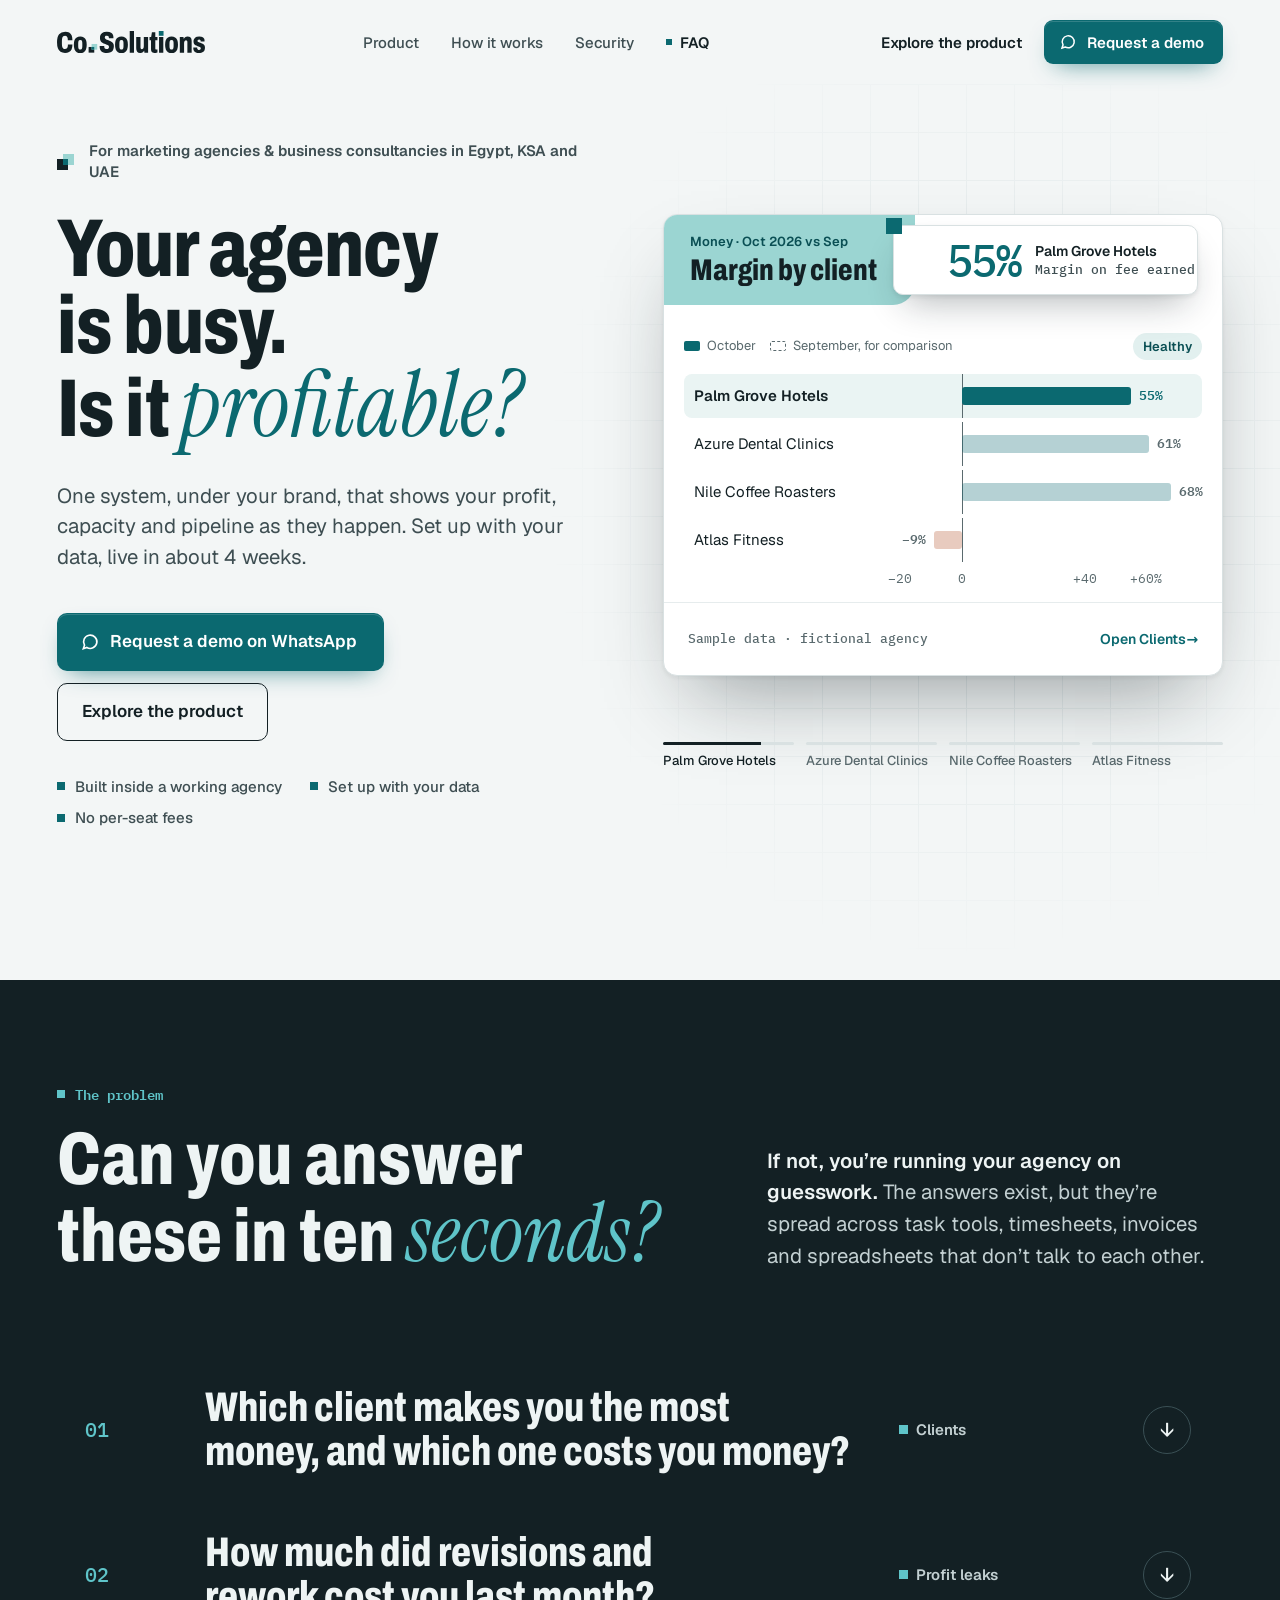
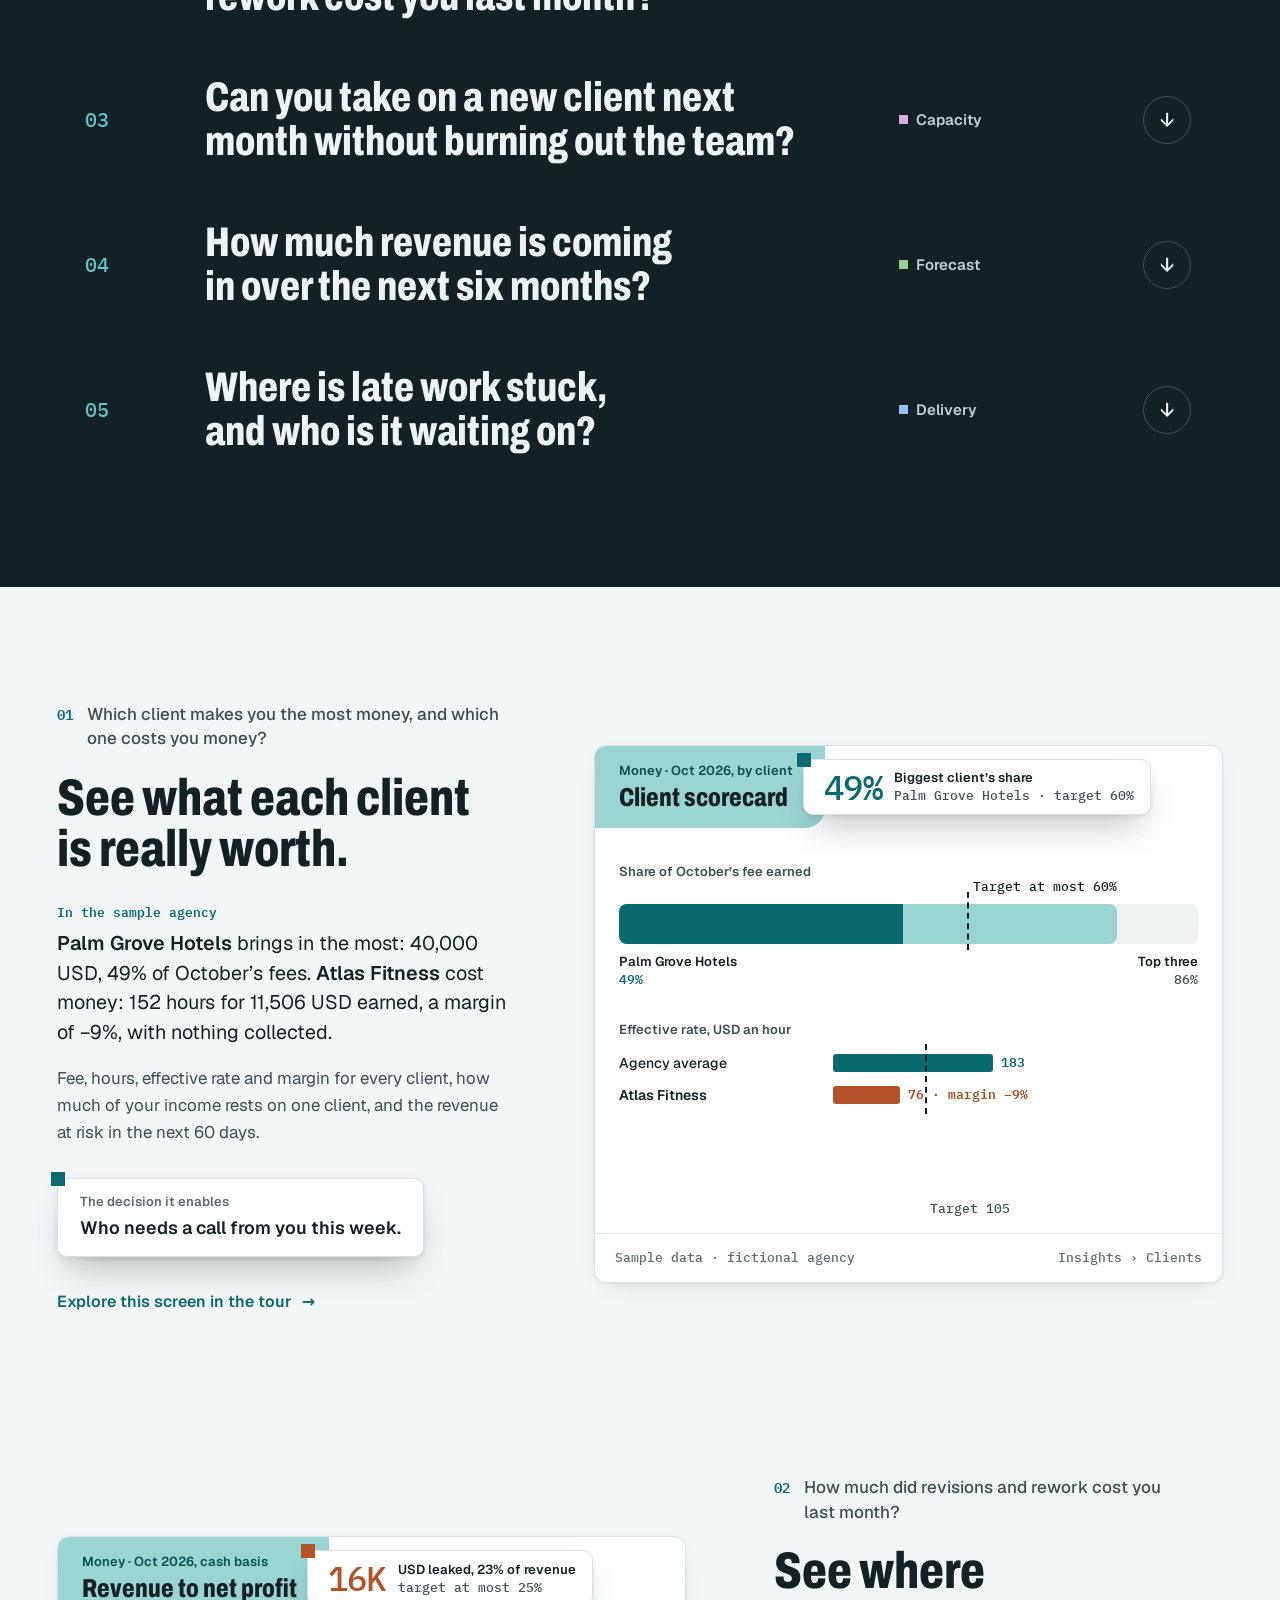
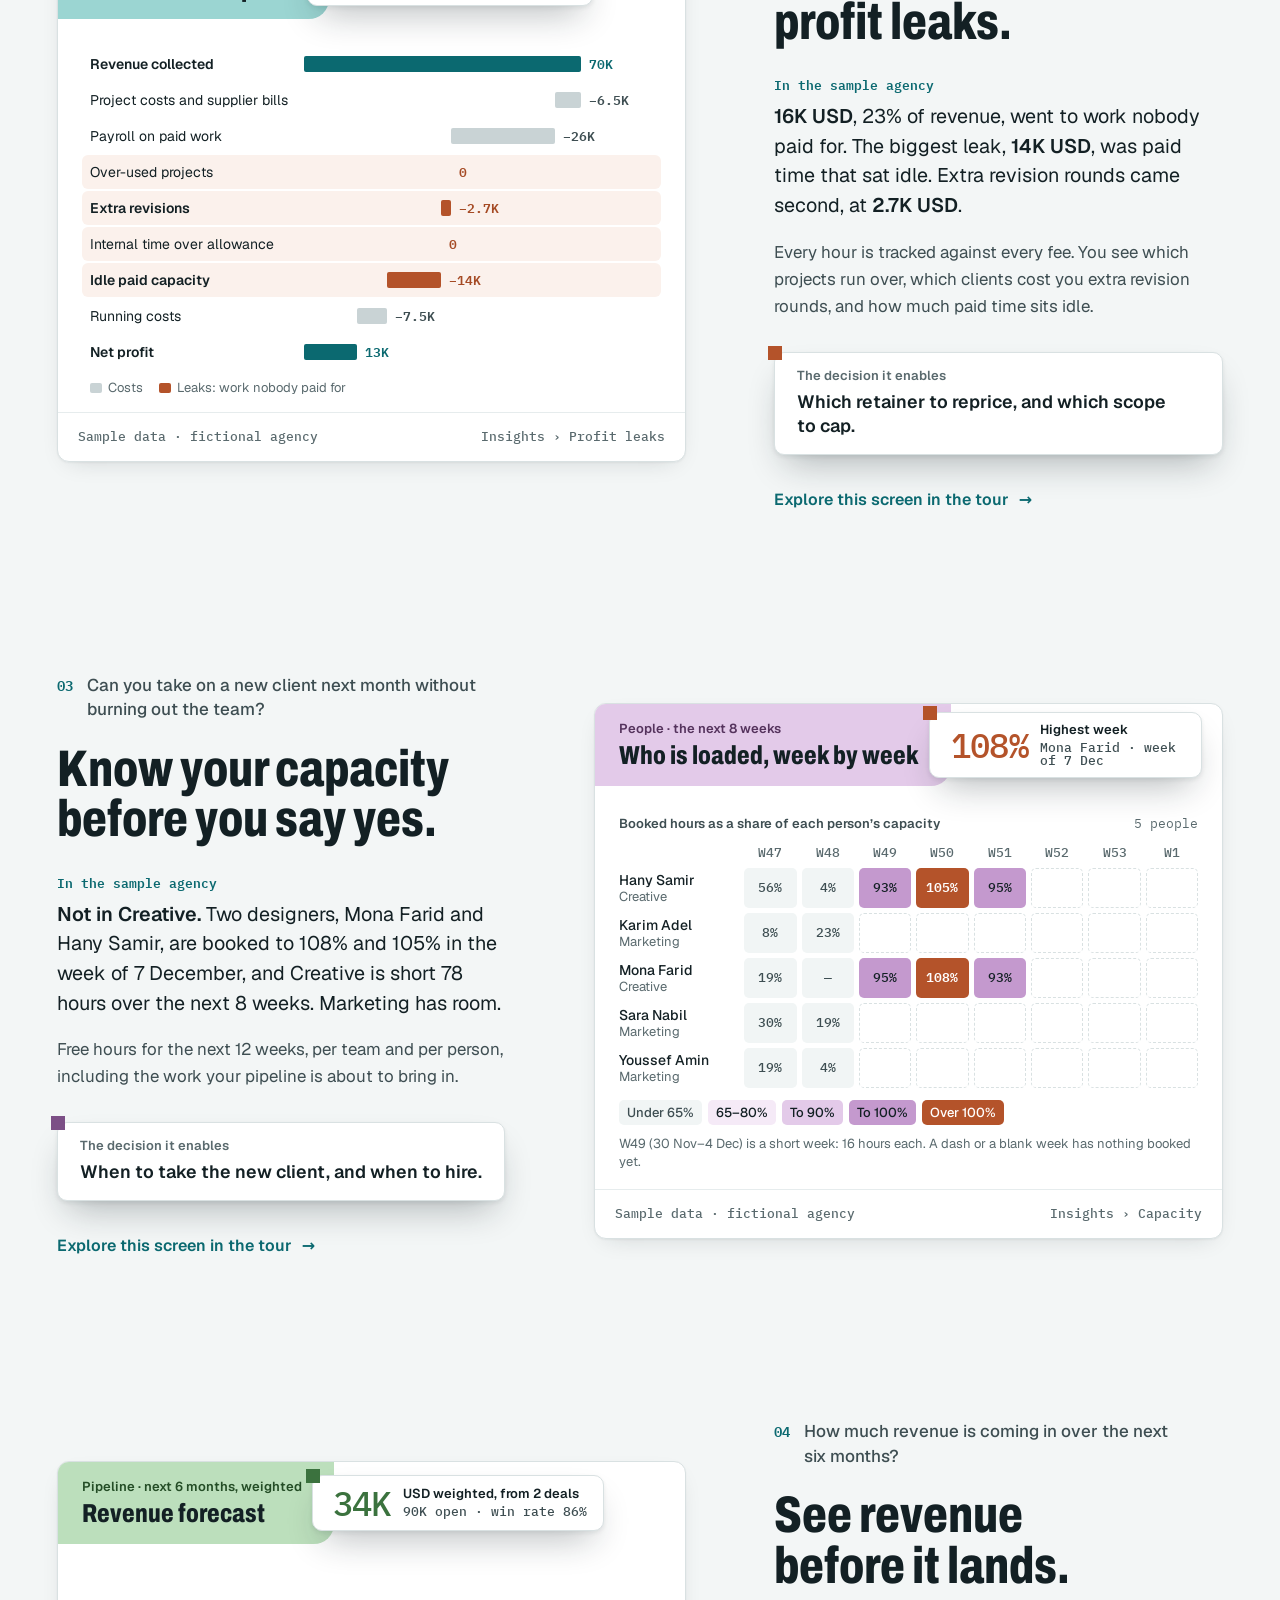
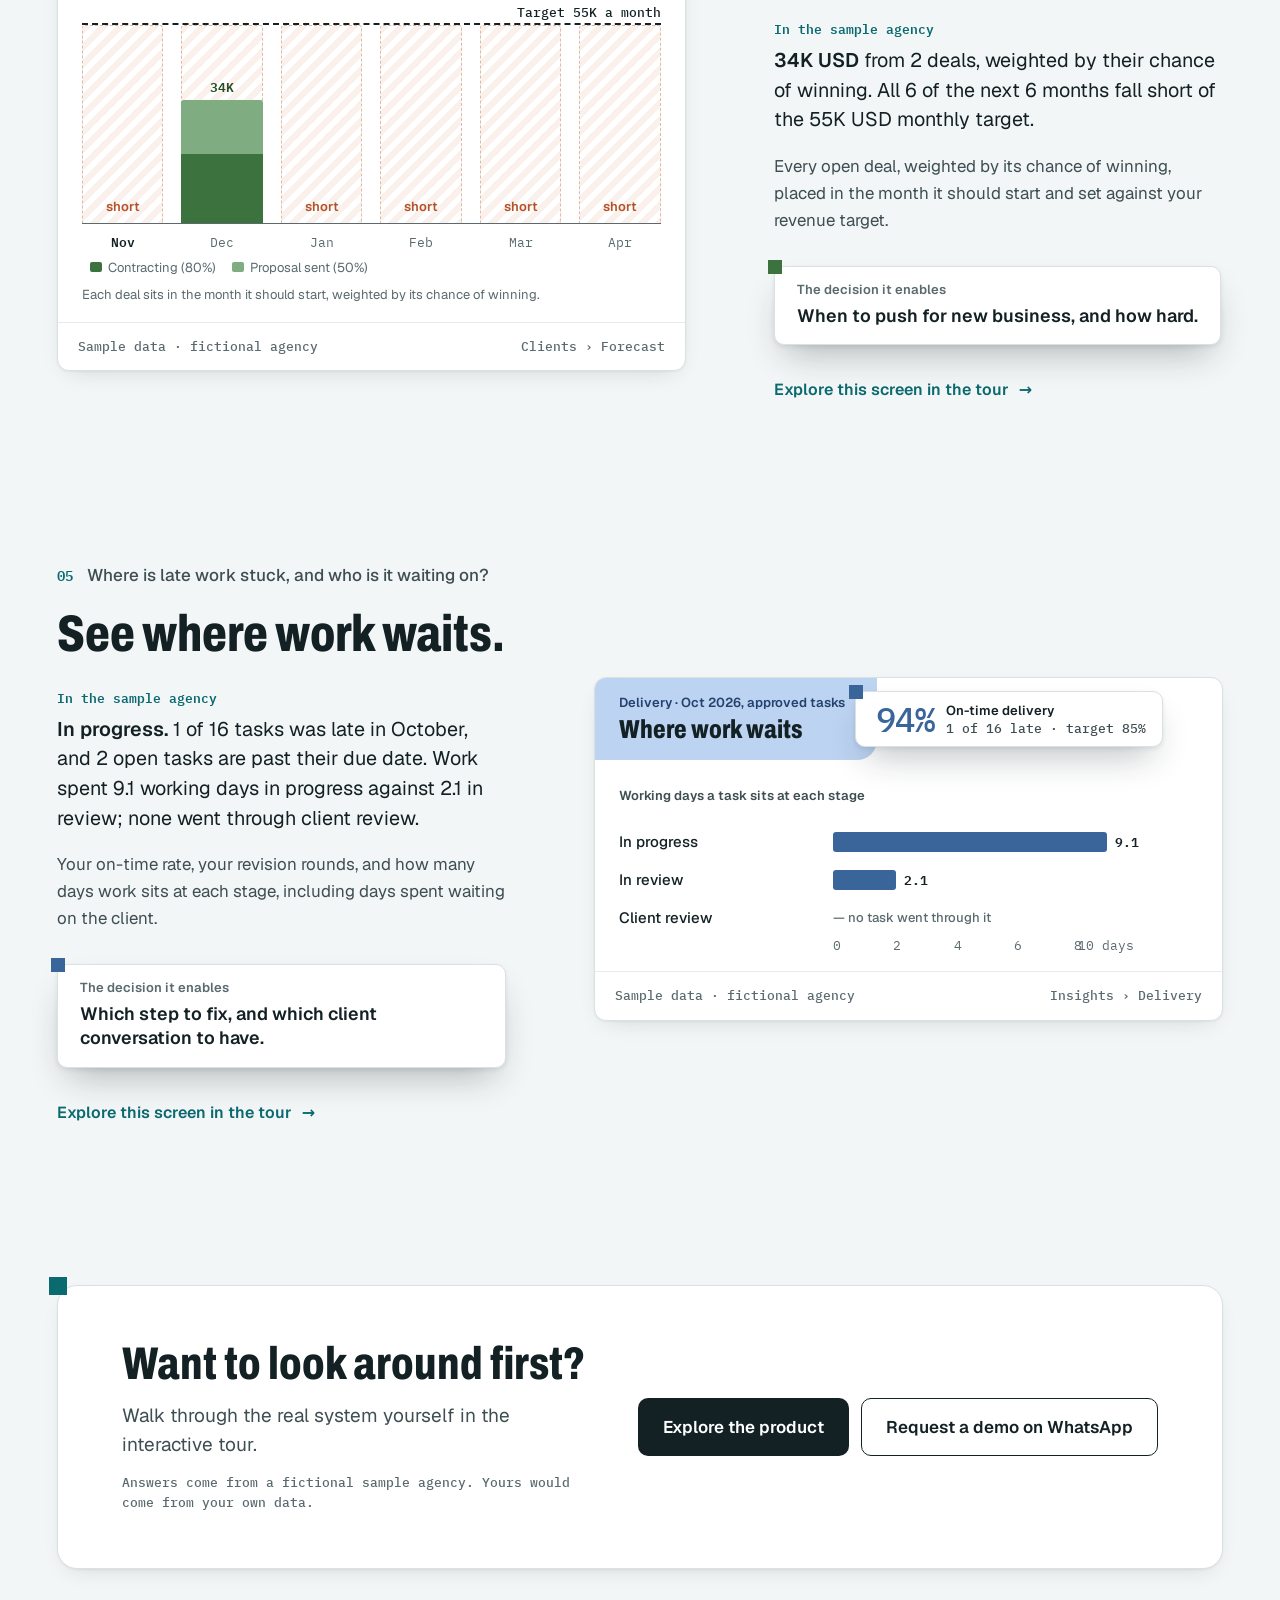
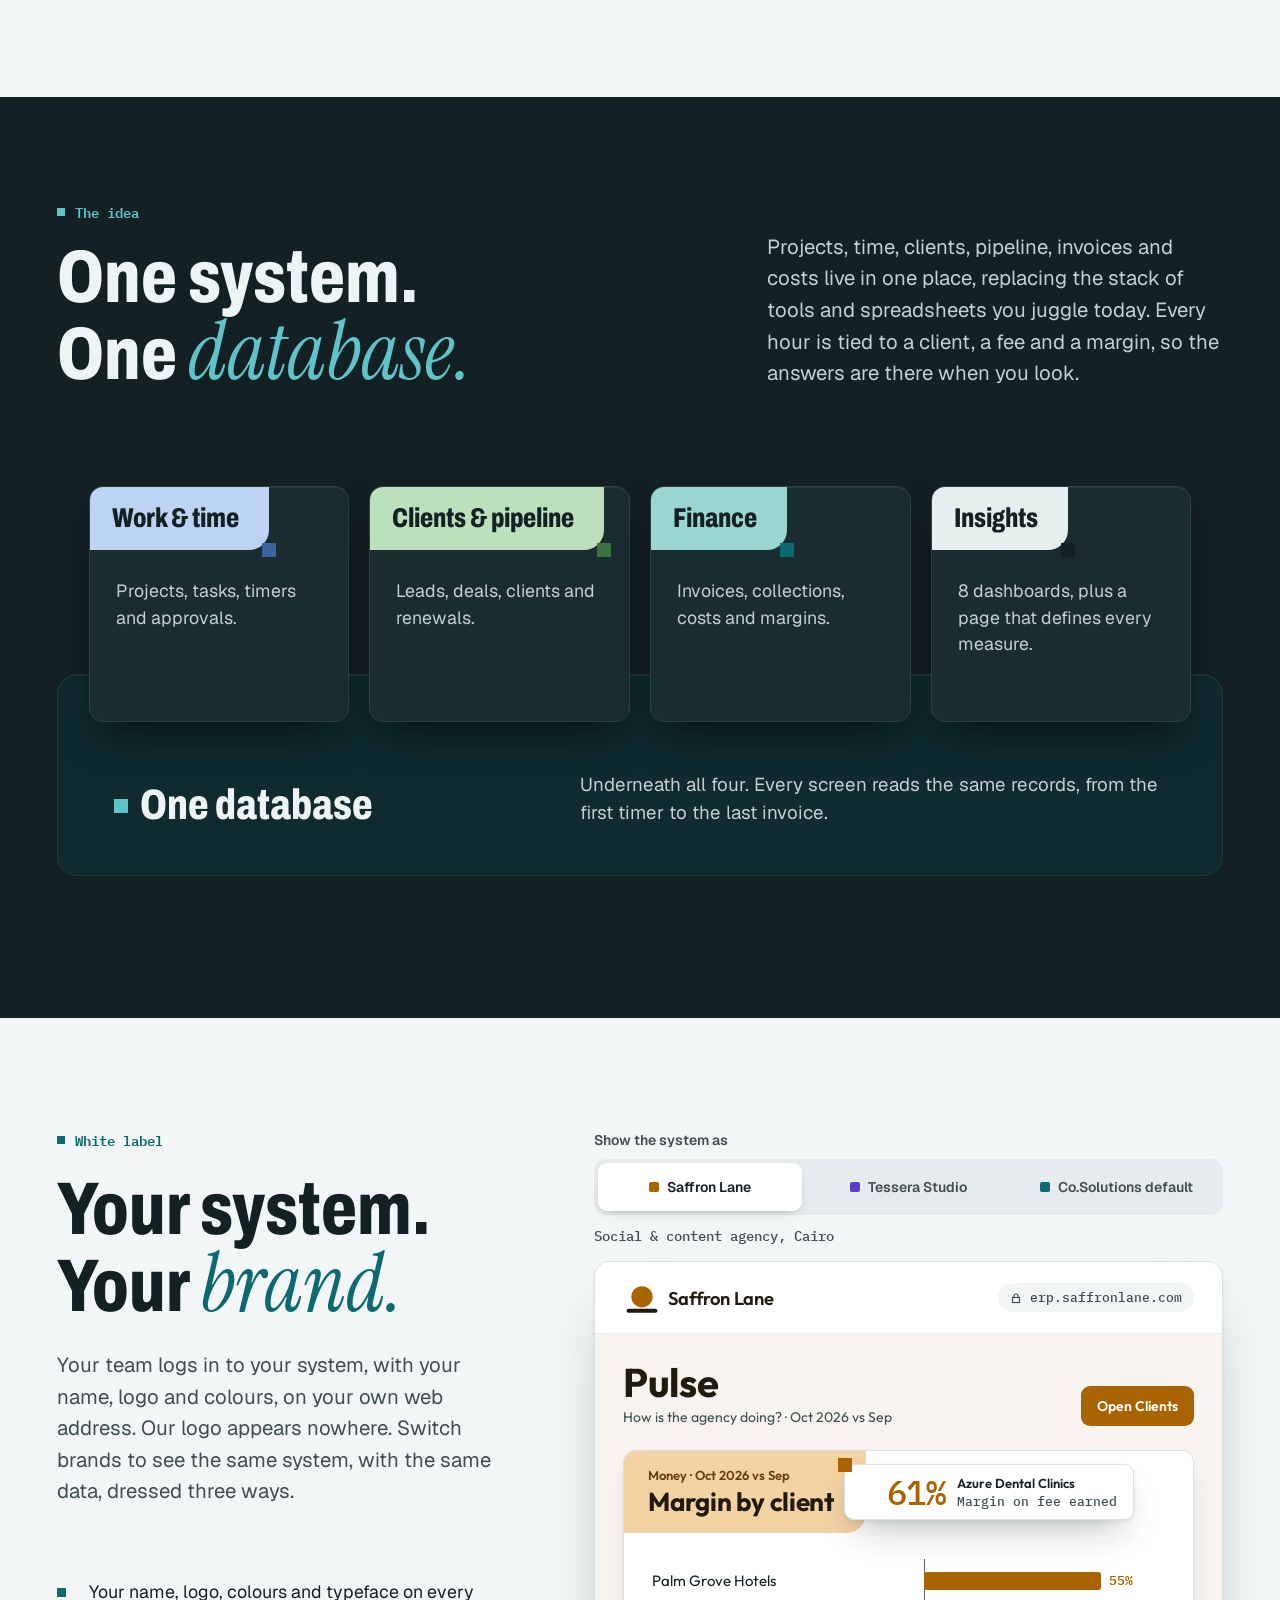
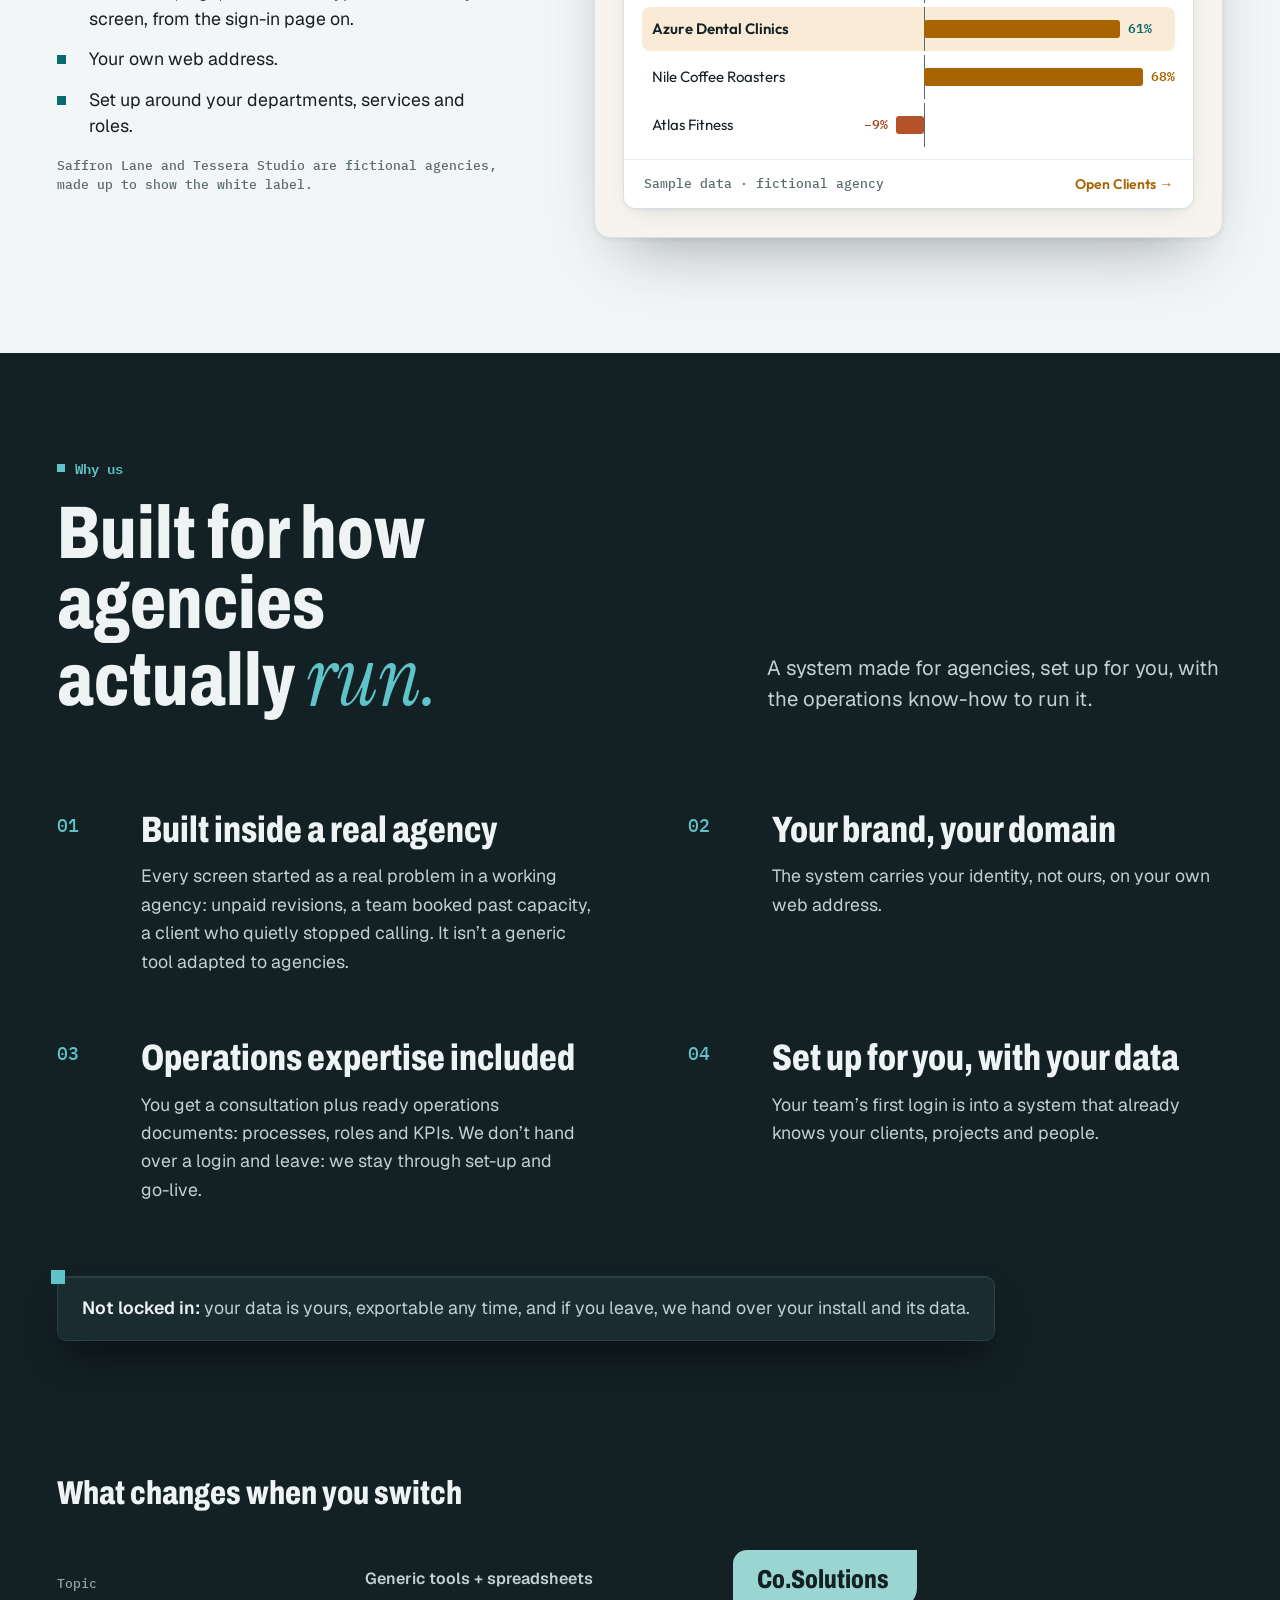
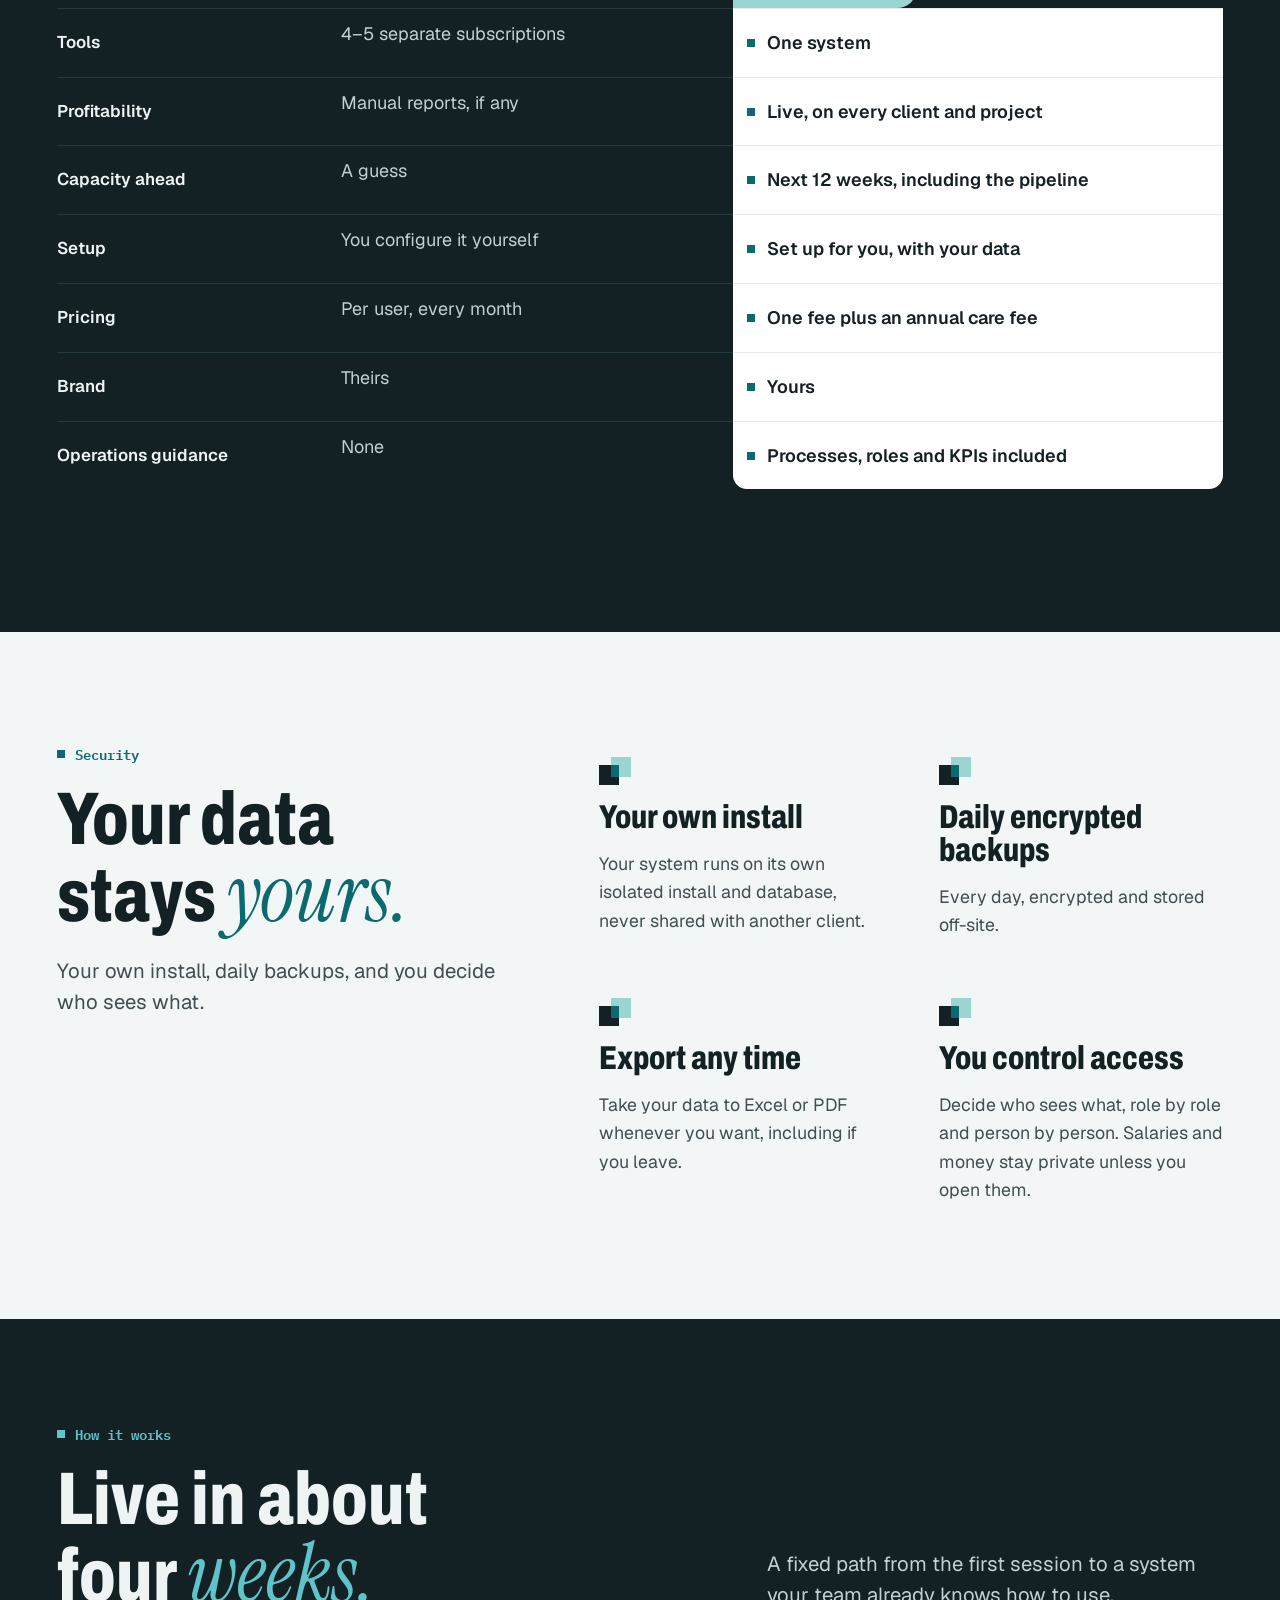
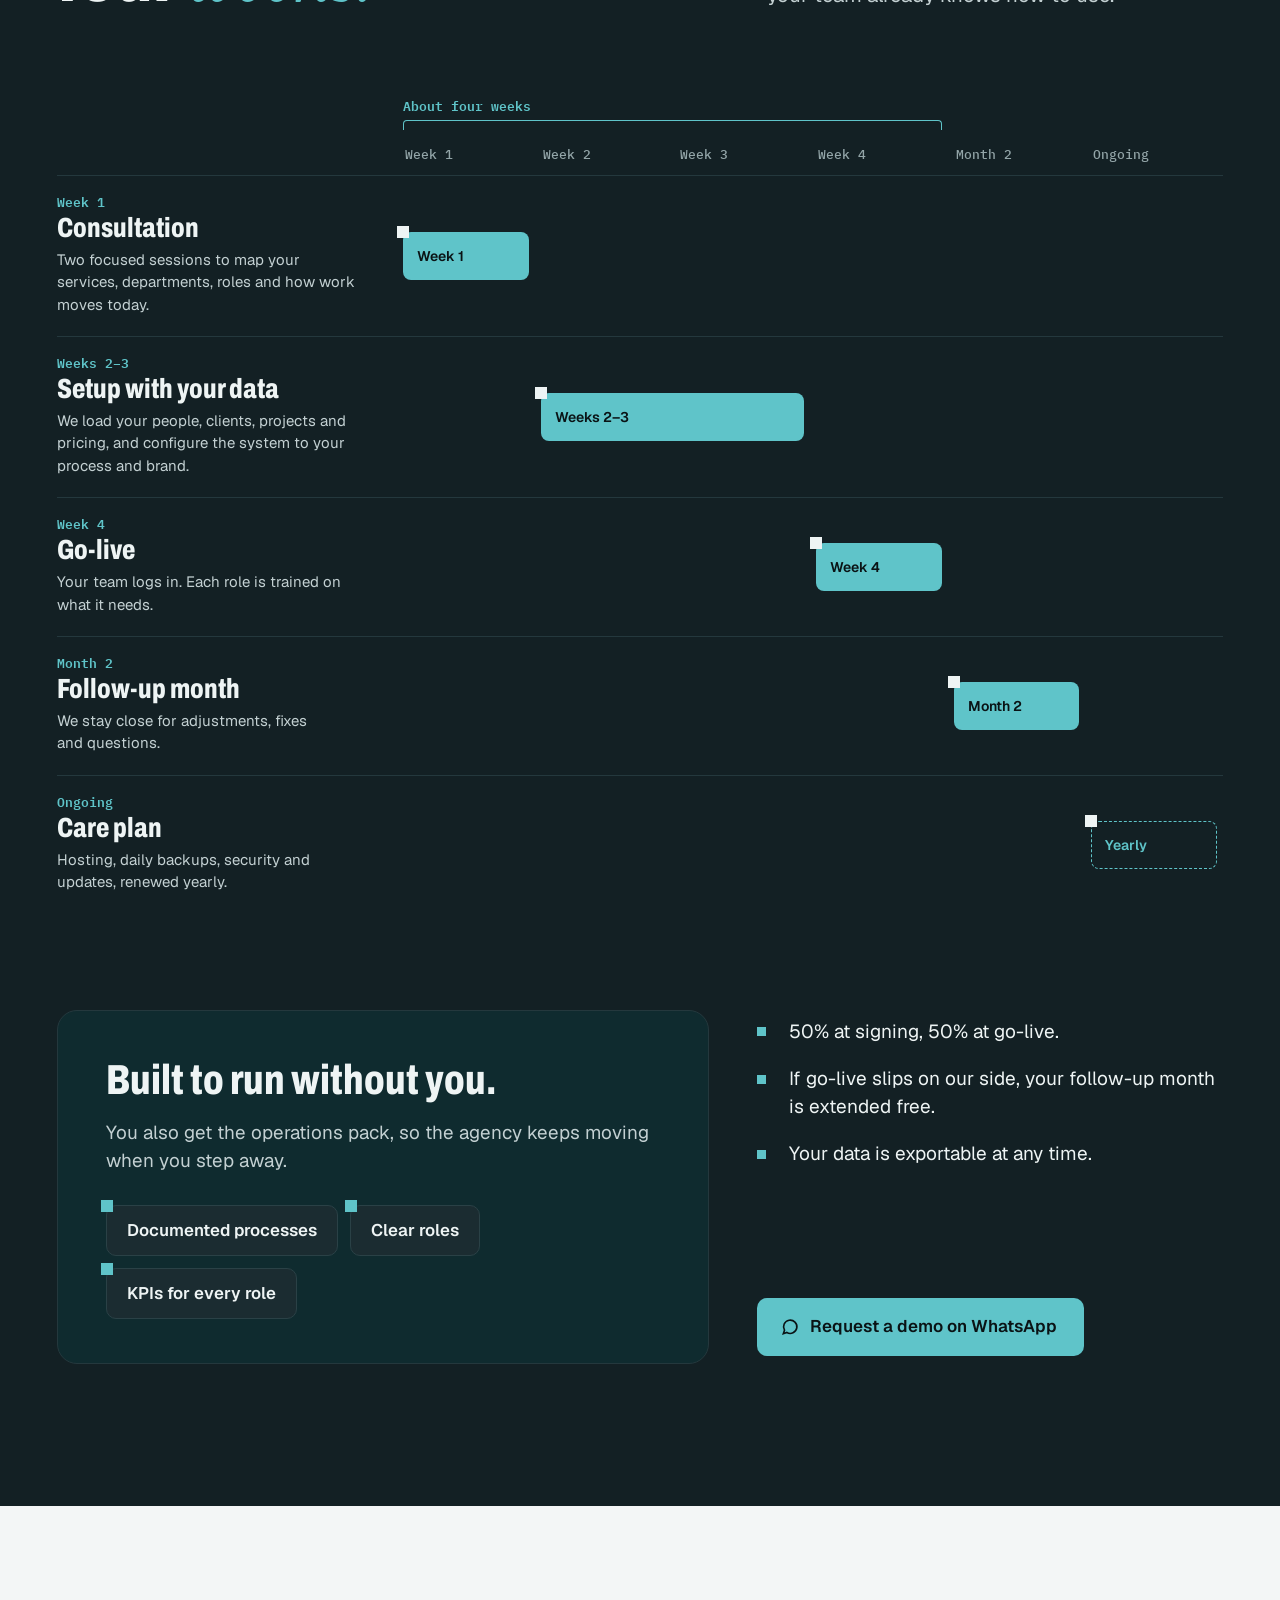
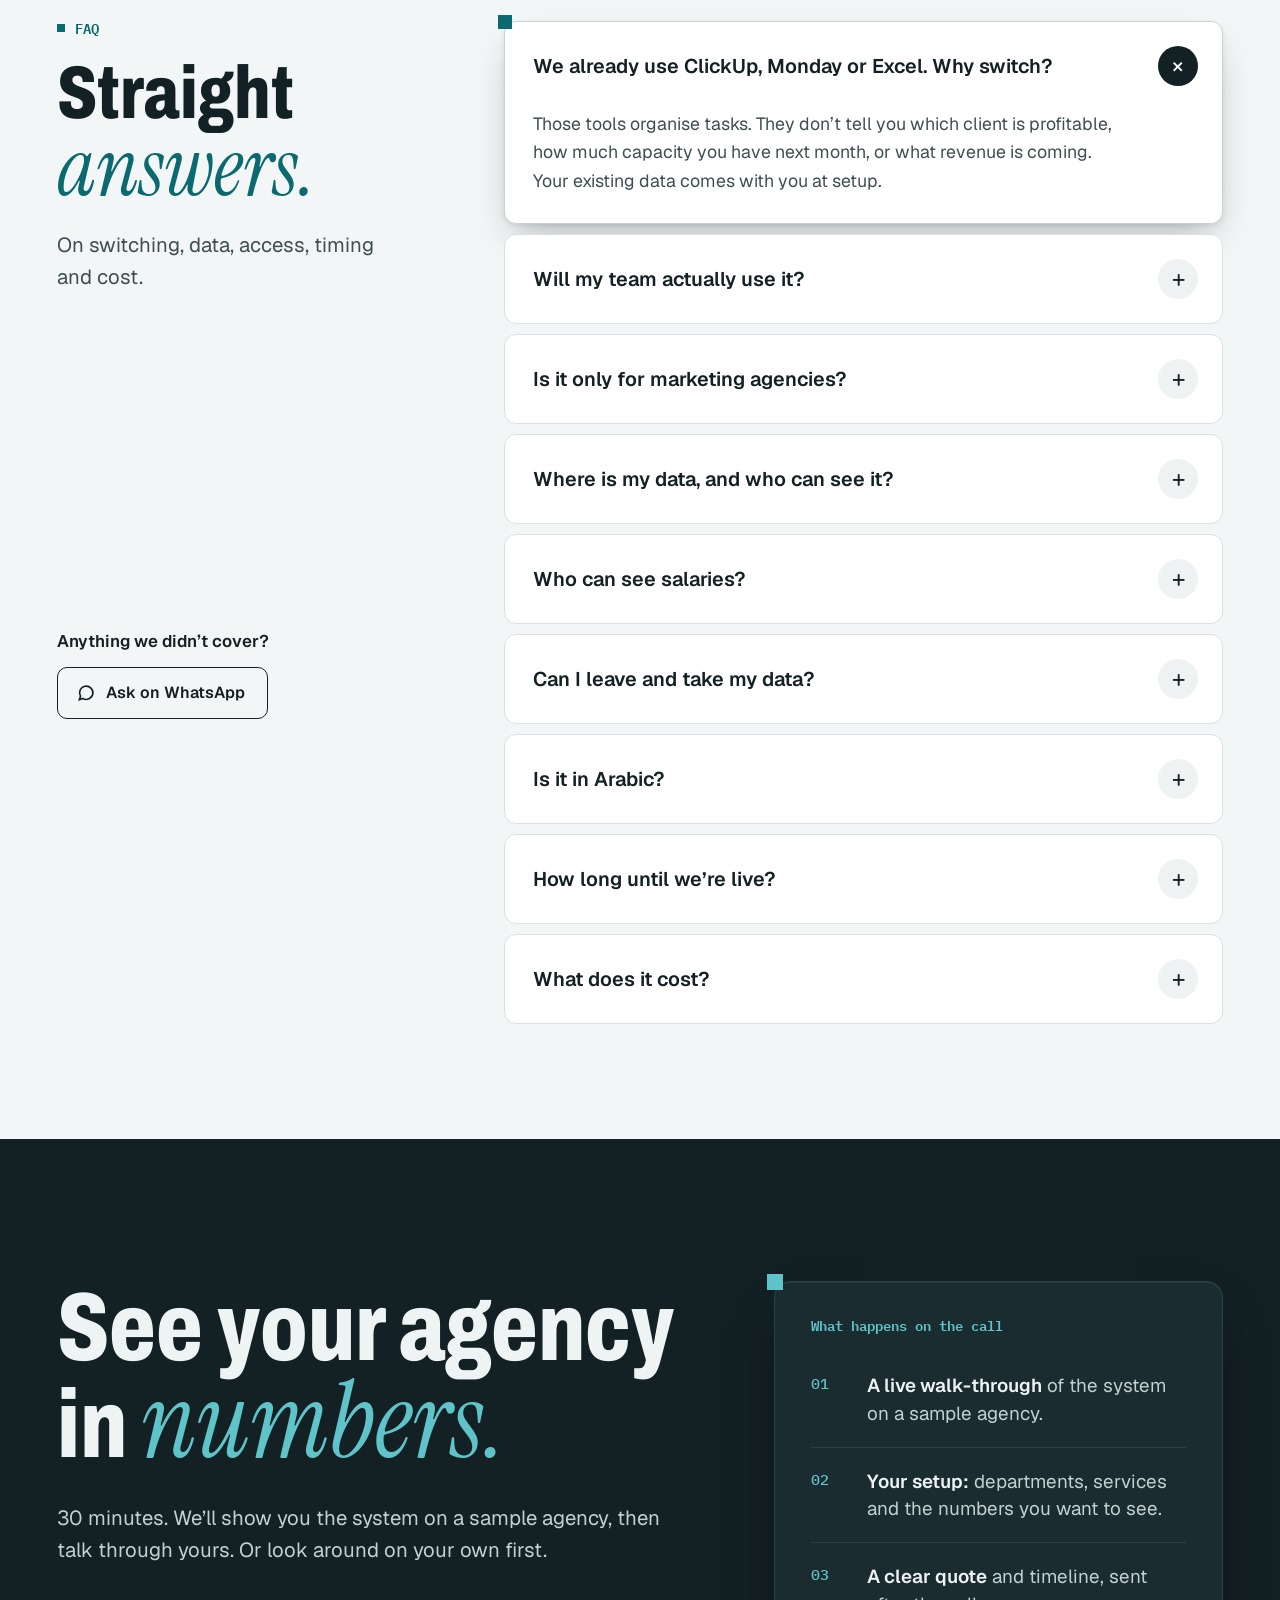
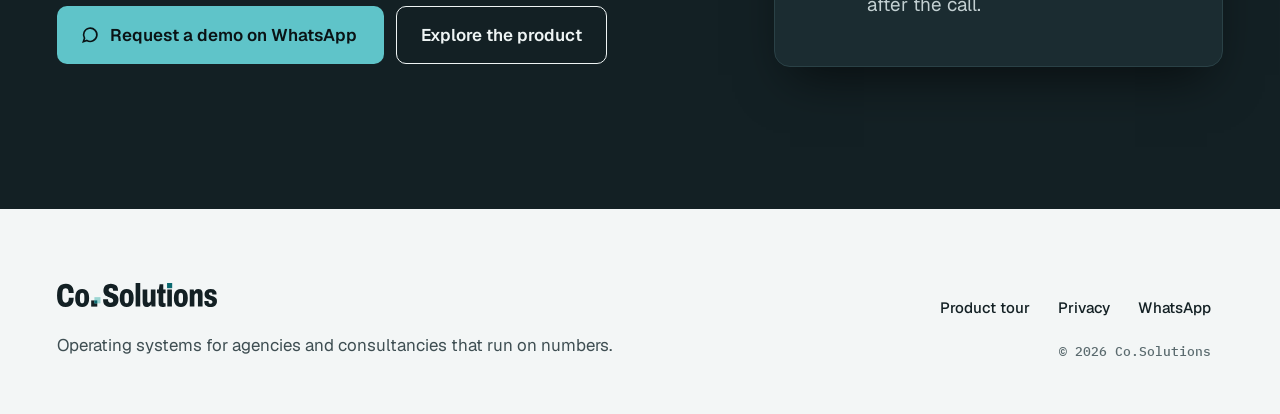
<file: index.html>
<!doctype html>
<html lang="en" dir="ltr">
<head>
<meta charset="utf-8">
<meta name="viewport" content="width=device-width, initial-scale=1, viewport-fit=cover">
<title>Co.Solutions · Agency operating system, under your brand</title>
<meta name="description" content="One system, under your brand, that shows an agency's profit, capacity and pipeline as they happen. Set up with your data, live in about 4 weeks.">
<link rel="canonical" href="https://cosolutionshq.github.io/">
<meta name="theme-color" content="#F3F6F6">
<meta property="og:type" content="website">
<meta property="og:site_name" content="Co.Solutions">
<meta property="og:locale" content="en">
<meta property="og:title" content="Your agency is busy. Is it profitable? | Co.Solutions">
<meta property="og:description" content="One system, under your brand, that shows your profit, capacity and pipeline as they happen. Live in about 4 weeks.">
<meta property="og:url" content="https://cosolutionshq.github.io/">
<meta property="og:image" content="https://cosolutionshq.github.io/assets/brand/cosolutions-og-1200x630.png">
<meta property="og:image:width" content="1200">
<meta property="og:image:height" content="630">
<meta property="og:image:alt" content="Co.Solutions: Run your agency on numbers. Your own branded agency operating system.">
<meta name="twitter:card" content="summary_large_image">
<meta name="twitter:title" content="Your agency is busy. Is it profitable? | Co.Solutions">
<meta name="twitter:description" content="One system, under your brand, that shows your profit, capacity and pipeline as they happen. Live in about 4 weeks.">
<meta name="twitter:image" content="https://cosolutionshq.github.io/assets/brand/cosolutions-og-1200x630.png">
<meta name="twitter:image:alt" content="Co.Solutions: Run your agency on numbers. Your own branded agency operating system.">
<link rel="icon" href="favicon.svg" type="image/svg+xml">
<link rel="icon" href="favicon-32.png" sizes="32x32" type="image/png">
<link rel="apple-touch-icon" href="apple-touch-icon-180.png">
<script type="application/ld+json">
{"@context":"https://schema.org","@type":"Organization","name":"Co.Solutions","url":"https://cosolutionshq.github.io/","logo":"https://cosolutionshq.github.io/apple-touch-icon-180.png","areaServed":["EG","SA","AE"]}
</script>
<link rel="preload" href="assets/fonts/archivo-condensed-800-latin.woff2" as="font" type="font/woff2" crossorigin>
<link rel="preload" href="assets/fonts/geist-latin.woff2" as="font" type="font/woff2" crossorigin>
<link rel="stylesheet" href="assets/landing.css">
<script>document.documentElement.classList.add('js')</script>
</head>
<body>
<a class="skip" href="#main">Skip to content</a>
<header class="header" data-header>
  <div class="wrap header-in">
    <a class="logo" href="#top"><img src="assets/brand/cosolutions-logo-color.svg" width="149" height="22" alt="Co.Solutions, back to top"></a>
    <nav class="nav" aria-label="Page sections">
      <a href="#product" data-spy="product">Product</a>
      <a href="#how" data-spy="how">How it works</a>
      <a href="#security" data-spy="security">Security</a>
      <a href="#faq" data-spy="faq">FAQ</a>
    </nav>
    <div class="header-cta">
      <a class="header-link" href="demo/">Explore the product</a>
      <a class="btn btn-primary" href="https://wa.me/201207548813?text=Hi%20Co.Solutions%2C%20I'd%20like%20a%20demo%20of%20the%20agency%20system." target="_blank" rel="noopener"><svg width="18" height="18" viewBox="0 0 24 24" fill="none" stroke="currentColor" stroke-width="2" stroke-linecap="square" aria-hidden="true"><path d="M4 20l1.4-4.2A8 8 0 1 1 8.2 18.6L4 20z"/></svg>Request a demo<span class="sr"> on WhatsApp</span></a>
      <button class="menu-btn" type="button" id="menuBtn" aria-label="Open menu" aria-expanded="false" aria-controls="sheet"><svg width="24" height="24" viewBox="0 0 24 24" fill="none" stroke="currentColor" stroke-width="2" stroke-linecap="square" aria-hidden="true"><path d="M4 8h16M4 16h16"/></svg></button>
    </div>
  </div>
</header>

<dialog class="sheet" id="sheet" aria-label="Menu">
  <div class="sheet-top">
    <img src="assets/brand/cosolutions-logo-color.svg" width="149" height="22" alt="Co.Solutions">
    <button class="sheet-close" type="button" id="sheetClose" aria-label="Close menu"><svg width="22" height="22" viewBox="0 0 24 24" fill="none" stroke="#FFFFFF" stroke-width="2" stroke-linecap="square" aria-hidden="true"><path d="M6 6l12 12M18 6L6 18"/></svg></button>
  </div>
  <nav aria-label="Menu sections">
    <a href="#product" data-spy="product"><span class="n">01</span><span class="l">Product</span></a>
    <a href="#how" data-spy="how"><span class="n">02</span><span class="l">How it works</span></a>
    <a href="#security" data-spy="security"><span class="n">03</span><span class="l">Security</span></a>
    <a href="#faq" data-spy="faq"><span class="n">04</span><span class="l">FAQ</span></a>
  </nav>
  <div class="sheet-ctas">
    <a class="btn btn-primary btn-block" href="https://wa.me/201207548813?text=Hi%20Co.Solutions%2C%20I'd%20like%20a%20demo%20of%20the%20agency%20system." target="_blank" rel="noopener"><svg width="20" height="20" viewBox="0 0 24 24" fill="none" stroke="currentColor" stroke-width="2" stroke-linecap="square" aria-hidden="true"><path d="M4 20l1.4-4.2A8 8 0 1 1 8.2 18.6L4 20z"/></svg>Request a demo on WhatsApp</a>
    <a class="btn btn-line btn-block" href="demo/">Explore the product</a>
  </div>
</dialog>

<main id="main">
<section class="hero" id="top" aria-labelledby="hero-h">
  <div class="hero-pattern" aria-hidden="true"></div>
  <div class="wrap hero-grid">
    <div class="hero-top">
      <p class="for"><span class="mark" aria-hidden="true"><i></i><i></i><i></i></span>For marketing agencies &amp; business consultancies in Egypt, KSA and UAE</p>
      <h1 class="display" id="hero-h"><span>Your agency is busy.</span><span>Is it <em class="em">profitable?</em></span></h1>
    </div>
    <div class="hero-cardwrap">
    <div class="hc-outer" data-hero data-states='[{"name":"Palm Grove Hotels","oct":55,"sep":49.2,"health":"Healthy"},{"name":"Azure Dental Clinics","oct":61,"sep":46.7,"health":"Healthy"},{"name":"Nile Coffee Roasters","oct":68,"sep":null,"health":"Healthy"},{"name":"Atlas Fitness","oct":-9,"sep":61.5,"health":"At risk"}]'>
      <div class="hc-rise">
      <figure class="hc fam-money" role="group" aria-label="Sample data, fictional agency. Margin on fee earned by client, October 2026 against September: Palm Grove Hotels 55% (49.2% in September), Azure Dental Clinics 61% (46.7%), Nile Coffee Roasters 68% (no September margin), Atlas Fitness −9% (61.5%). Atlas Fitness is at risk: losing money in October.">
        <div class="card-head">
          <div class="plate"><span class="eye">Money · Oct 2026 vs Sep</span><span class="title">Margin by client</span></div>
          <div class="chip fig-leak" data-hc-chip><i class="sq"></i><span class="fig" aria-hidden="true" data-hc-fig>−9%</span><span class="cap"><b data-hc-name>Atlas Fitness</b><span>Margin on fee earned</span></span></div>
        </div>
        <div class="hc-body" aria-hidden="true">
          <div class="hc-legend"><span class="hc-keys"><span><i class="key-now"></i>October</span><span><i class="key-was"></i>September, for comparison</span></span><span class="pill is-risk" data-hc-pill>At risk</span></div>
          <div class="hc-row" data-row>
          <span class="name">Palm Grove Hotels</span>
          <div class="hc-track"><i class="hc-zero"></i><i class="hc-ghost has" style="inset-inline-start:31.818%;width:44.727%"></i><i class="hc-bar" style="inset-inline-start:31.818%;width:50.000%"></i><span class="hc-val" style="inset-inline-start:calc(81.818% + 8px)">55%</span></div>
        </div>
          <div class="hc-row" data-row>
          <span class="name">Azure Dental Clinics</span>
          <div class="hc-track"><i class="hc-zero"></i><i class="hc-ghost has" style="inset-inline-start:31.818%;width:42.455%"></i><i class="hc-bar" style="inset-inline-start:31.818%;width:55.455%"></i><span class="hc-val" style="inset-inline-start:calc(87.273% + 8px)">61%</span></div>
        </div>
          <div class="hc-row" data-row>
          <span class="name">Nile Coffee Roasters</span>
          <div class="hc-track"><i class="hc-zero"></i><i class="hc-ghost" style="inset-inline-start:31.818%;width:0.000%"></i><i class="hc-bar" style="inset-inline-start:31.818%;width:61.818%"></i><span class="hc-val" style="inset-inline-start:calc(93.636% + 8px)">68%</span></div>
        </div>
          <div class="hc-row is-on" data-row>
          <span class="name">Atlas Fitness</span>
          <div class="hc-track"><i class="hc-zero"></i><i class="hc-ghost has" style="inset-inline-start:31.818%;width:55.909%"></i><i class="hc-bar neg" style="inset-inline-start:23.636%;width:8.182%"></i><span class="hc-val neg" style="inset-inline-end:calc(76.364% + 8px)">−9%</span></div>
        </div>
          <div class="hc-axis" aria-hidden="true"><span class="sp"></span><div class="hc-ticks"><span class="t-mid" style="inset-inline-start:13.6%">−20</span><span style="inset-inline-start:31.8%">0</span><span class="t-mid" style="inset-inline-start:68.2%">+40</span><span style="inset-inline-start:86.4%">+60%</span></div></div>
        </div>
        <div class="card-foot"><span class="note">Sample data · fictional agency</span><a href="demo/admin/insights/clients">Open Clients <span class="arr" aria-hidden="true">→</span></a></div>
      </figure>
      <div class="callout is-on" data-callout aria-hidden="true"><i class="square"></i><b>Atlas Fitness slipped into loss</b><span>From 61% in September to −9% in October. Seen the month it happened.</span></div>
      </div>
      <div class="segs" role="group" aria-label="Sample clients">
        <button type="button" class="seg" aria-pressed="false" data-seg="0"><span class="seg-bar"><i style="width:100%"></i></span><span class="seg-name">Palm Grove Hotels</span></button>
        <button type="button" class="seg" aria-pressed="false" data-seg="1"><span class="seg-bar"><i style="width:100%"></i></span><span class="seg-name">Azure Dental Clinics</span></button>
        <button type="button" class="seg" aria-pressed="false" data-seg="2"><span class="seg-bar"><i style="width:100%"></i></span><span class="seg-name">Nile Coffee Roasters</span></button>
        <button type="button" class="seg" aria-pressed="true" data-seg="3"><span class="seg-bar"><i style="width:100%"></i></span><span class="seg-name">Atlas Fitness</span></button>
      </div>
    </div>
    </div>
    <div class="hero-body">
      <p class="hero-lead">One system, under your brand, that shows your profit, capacity and pipeline as they happen. Set up with your data, live in about 4 weeks.</p>
      <div class="hero-ctas" data-hero-ctas>
        <a class="btn btn-primary" href="https://wa.me/201207548813?text=Hi%20Co.Solutions%2C%20I'd%20like%20a%20demo%20of%20the%20agency%20system." target="_blank" rel="noopener"><svg width="20" height="20" viewBox="0 0 24 24" fill="none" stroke="currentColor" stroke-width="2" stroke-linecap="square" aria-hidden="true"><path d="M4 20l1.4-4.2A8 8 0 1 1 8.2 18.6L4 20z"/></svg>Request a demo on WhatsApp</a>
        <a class="btn btn-line" href="demo/">Explore the product</a>
      </div>
      <ul class="trust"><li>Built inside a working agency</li><li>Set up with your data</li><li>No per-seat fees</li></ul>
    </div>
  </div>
</section>

<section class="dark problem" id="product" aria-labelledby="q-h">
  <div class="wrap">
    <div class="sec-head">
      <div class="head-l"><p class="eyebrow">The problem</p><h2 class="display" id="q-h">Can you answer these in ten <em class="em">seconds?</em></h2></div>
      <p class="lead"><b>If not, you’re running your agency on guesswork.</b> The answers exist, but they’re spread across task tools, timesheets, invoices and spreadsheets that don’t talk to each other.</p>
    </div>
    <ol class="qlist">
      <li><a href="#a1" style="--dk:var(--money-dk)"><span class="qn">01</span><span class="qt">Which client makes you the most money, and which one costs you money?</span><span class="qf">Clients <span class="qd" aria-hidden="true">↓</span></span><span class="qc" aria-hidden="true">↓</span></a></li>
      <li><a href="#a2" style="--dk:var(--money-dk)"><span class="qn">02</span><span class="qt">How much did revisions and rework cost you last month?</span><span class="qf">Profit leaks <span class="qd" aria-hidden="true">↓</span></span><span class="qc" aria-hidden="true">↓</span></a></li>
      <li><a href="#a3" style="--dk:var(--people-dk)"><span class="qn">03</span><span class="qt">Can you take on a new client next month without burning out the team?</span><span class="qf">Capacity <span class="qd" aria-hidden="true">↓</span></span><span class="qc" aria-hidden="true">↓</span></a></li>
      <li><a href="#a4" style="--dk:var(--pipe-dk)"><span class="qn">04</span><span class="qt">How much revenue is coming in over the next six months?</span><span class="qf">Forecast <span class="qd" aria-hidden="true">↓</span></span><span class="qc" aria-hidden="true">↓</span></a></li>
      <li><a href="#a5" style="--dk:var(--time-dk)"><span class="qn">05</span><span class="qt">Where is late work stuck, and who is it waiting on?</span><span class="qf">Delivery <span class="qd" aria-hidden="true">↓</span></span><span class="qc" aria-hidden="true">↓</span></a></li>
    </ol>
  </div>
</section>

<section class="answers wrap" aria-label="The answers, in the sample agency">
  <article class="answer" id="a1">
    <div class="answer-head">
      <h3><span class="num">01</span><span>Which client makes you the most money, and which one costs you money?</span></h3>
      <p class="answer-title">See what each client is really worth.</p>
      <div class="sample"><span class="k">In the sample agency</span><p><b>Palm Grove Hotels</b> brings in the most: 40,000 USD, 49% of October’s fees. <b>Atlas Fitness</b> cost money: 152 hours for 11,506 USD earned, a margin of −9%, with nothing collected.</p></div>
    </div>
    <div class="answer-card">
        <figure class="excerpt fam-money" data-anim-card role="figure" aria-label="Sample data. Palm Grove Hotels is 49% of October fee earned, against a target of at most 60%; the top three clients are 86%. Effective rate 183 USD an hour against a target of 105; Atlas Fitness, the lowest, 76 USD an hour at a margin of −9%.">
          <div class="card-head">
            <div class="plate"><span class="eye">Money · Oct 2026, by client</span><span class="title">Client scorecard</span></div>
            <div class="chip " style="--fig-w:3ch"><i class="sq"></i><span class="fig" aria-hidden="true"><span class="num" data-count="49" data-dec="0" data-pre="" data-suf="%" style="--i:0">49%</span></span><span class="cap"><b>Biggest client’s share</b><span>Palm Grove Hotels · target 60%</span></span></div>
          </div>
          <div class="ex-body ex-clients" aria-hidden="true">
            <div>
              <span class="ex-k">Share of October’s fee earned</span>
              <div class="share"><i class="top3 bar" style="width:86%"></i><i class="base bar" style="width:49%;--i:2"></i><i class="limit" style="inset-inline-start:60%"></i><span class="limit-l" style="inset-inline-start:60%">Target at most 60%</span></div>
              <div class="share-labels"><span><b>Palm Grove Hotels</b><span class="num" data-count="49" data-dec="0" data-pre="" data-suf="%" style="--i:0">49%</span></span><span><b>Top three</b><span class="num" data-count="86" data-dec="0" data-pre="" data-suf="%" style="--i:1">86%</span></span></div>
            </div>
            <div>
              <span class="ex-k">Effective rate, USD an hour</span>
              <div class="rates">
                <span class="lbl">Agency average</span>
                <div class="hbar"><i class="bar" style="width:65.186%;--i:1"></i><i class="tgt" style="inset-inline-start:37.5%"></i><span class="v" style="inset-inline-start:65.186%"><span class="num" data-count="183" data-dec="0" data-pre="" data-suf="" style="--i:1">183</span></span></div>
                <span class="lbl"><b>Atlas Fitness</b></span>
                <div class="hbar"><i class="bar c-leak" style="width:27.125%;--i:2"></i><i class="tgt" style="inset-inline-start:37.5%"></i><span class="v t-leak" style="inset-inline-start:27.125%"><span class="num" data-count="76" data-dec="0" data-pre="" data-suf="" style="--i:2">76</span> · margin <span class="num" data-count="9" data-dec="0" data-pre="−" data-suf="%" style="--i:2">−9%</span></span></div>
                <span></span><span class="tl" style="padding-inline-start:calc(37.5% - 40px)">Target 105</span>
              </div>
            </div>
          </div>
          <div class="card-foot"><span class="note">Sample data · fictional agency</span><span class="note">Insights › Clients</span></div>
        </figure>
    </div>
    <div class="answer-rest">
      <p class="answer-body">Fee, hours, effective rate and margin for every client, how much of your income rests on one client, and the revenue at risk in the next 60 days.</p>
      <div class="decision" style="--sol:var(--teal)"><i class="square"></i><span class="k">The decision it enables</span><span class="v">Who needs a call from you this week.</span></div>
      <a class="tour-link" href="demo/admin/insights/clients">Explore this screen in the tour <span class="arr" aria-hidden="true">→</span></a>
    </div>
  </article>
  <article class="answer flip" id="a2">
    <div class="answer-head">
      <h3><span class="num">02</span><span>How much did revisions and rework cost you last month?</span></h3>
      <p class="answer-title">See where profit leaks.</p>
      <div class="sample"><span class="k">In the sample agency</span><p><b>16K USD</b>, 23% of revenue, went to work nobody paid for. The biggest leak, <b>14K USD</b>, was paid time that sat idle. Extra revision rounds came second, at <b>2.7K USD</b>.</p></div>
    </div>
    <div class="answer-card">
        <figure class="excerpt fam-money" data-anim-card role="figure" aria-label="Sample data. October 2026: revenue collected 70K USD, net profit 13K USD. Leaks 16K USD, 23% of revenue: idle paid capacity 14K, extra revisions 2.7K; over-used projects and internal time over allowance nothing.">
          <div class="card-head">
            <div class="plate"><span class="eye">Money · Oct 2026, cash basis</span><span class="title">Revenue to net profit</span></div>
            <div class="chip fig-leak" style="--fig-w:3ch"><i class="sq"></i><span class="fig" aria-hidden="true"><span class="num" data-count="16" data-dec="0" data-pre="" data-suf="K" style="--i:0">16K</span></span><span class="cap"><b>USD leaked, 23% of revenue</b><span>target at most 25%</span></span></div>
          </div>
          <div class="ex-body" aria-hidden="true">
            <div class="wf">
              <div class="wf-row strong"><span class="lbl">Revenue collected</span><div class="wf-track"><i class="bar c-sol" style="inset-inline-start:0%;width:97.222%;--i:0;"></i><span class="v t-sol" style="inset-inline-start:97.222%"><span class="num" data-count="70" data-dec="0" data-pre="" data-suf="K" style="--i:0">70K</span></span></div></div>
              <div class="wf-row"><span class="lbl">Project costs and supplier bills</span><div class="wf-track"><i class="bar c-cost" style="inset-inline-start:88.194%;width:9.028%;--i:1;--from:right;--from-rtl:left"></i><span class="v t-cost" style="inset-inline-start:97.222%"><span class="num" data-count="6.5" data-dec="1" data-pre="−" data-suf="K" style="--i:1">−6.5K</span></span></div></div>
              <div class="wf-row"><span class="lbl">Payroll on paid work</span><div class="wf-track"><i class="bar c-cost" style="inset-inline-start:51.703%;width:36.492%;--i:2;--from:right;--from-rtl:left"></i><span class="v t-cost" style="inset-inline-start:88.194%"><span class="num" data-count="26" data-dec="0" data-pre="−" data-suf="K" style="--i:2">−26K</span></span></div></div>
              <div class="wf-row leak"><span class="lbl">Over-used projects</span><div class="wf-track"><i class="bar c-leak" style="inset-inline-start:51.703%;width:0%;--i:3;--from:right;--from-rtl:left"></i><span class="v t-leak" style="inset-inline-start:51.703%"><span class="num" data-count="0" data-dec="0" data-pre="" data-suf="" style="--i:3">0</span></span></div></div>
              <div class="wf-row leak strong"><span class="lbl">Extra revisions</span><div class="wf-track"><i class="bar c-leak" style="inset-inline-start:48.007%;width:3.696%;--i:4;--from:right;--from-rtl:left"></i><span class="v t-leak" style="inset-inline-start:51.703%"><span class="num" data-count="2.7" data-dec="1" data-pre="−" data-suf="K" style="--i:4">−2.7K</span></span></div></div>
              <div class="wf-row leak"><span class="lbl">Internal time over allowance</span><div class="wf-track"><i class="bar c-leak" style="inset-inline-start:48.007%;width:0%;--i:5;--from:right;--from-rtl:left"></i><span class="v t-leak" style="inset-inline-start:48.007%"><span class="num" data-count="0" data-dec="0" data-pre="" data-suf="" style="--i:5">0</span></span></div></div>
              <div class="wf-row leak strong"><span class="lbl">Idle paid capacity</span><div class="wf-track"><i class="bar c-leak" style="inset-inline-start:29.132%;width:18.875%;--i:6;--from:right;--from-rtl:left"></i><span class="v t-leak" style="inset-inline-start:48.007%"><span class="num" data-count="14" data-dec="0" data-pre="−" data-suf="K" style="--i:6">−14K</span></span></div></div>
              <div class="wf-row"><span class="lbl">Running costs</span><div class="wf-track"><i class="bar c-cost" style="inset-inline-start:18.715%;width:10.417%;--i:7;--from:right;--from-rtl:left"></i><span class="v t-cost" style="inset-inline-start:29.132%"><span class="num" data-count="7.5" data-dec="1" data-pre="−" data-suf="K" style="--i:7">−7.5K</span></span></div></div>
              <div class="wf-row strong"><span class="lbl">Net profit</span><div class="wf-track"><i class="bar c-sol" style="inset-inline-start:0%;width:18.715%;--i:8;"></i><span class="v t-sol" style="inset-inline-start:18.715%"><span class="num" data-count="13" data-dec="0" data-pre="" data-suf="K" style="--i:8">13K</span></span></div></div>
            </div>
            <div class="legend"><span><i class="c-cost"></i>Costs</span><span><i class="c-leak"></i>Leaks: work nobody paid for</span></div>
          </div>
          <div class="card-foot"><span class="note">Sample data · fictional agency</span><span class="note">Insights › Profit leaks</span></div>
        </figure>
    </div>
    <div class="answer-rest">
      <p class="answer-body">Every hour is tracked against every fee. You see which projects run over, which clients cost you extra revision rounds, and how much paid time sits idle.</p>
      <div class="decision" style="--sol:var(--leak)"><i class="square"></i><span class="k">The decision it enables</span><span class="v">Which retainer to reprice, and which scope to cap.</span></div>
      <a class="tour-link" href="demo/admin/insights/profit">Explore this screen in the tour <span class="arr" aria-hidden="true">→</span></a>
    </div>
  </article>
  <article class="answer" id="a3">
    <div class="answer-head">
      <h3><span class="num">03</span><span>Can you take on a new client next month without burning out the team?</span></h3>
      <p class="answer-title">Know your capacity before you say yes.</p>
      <div class="sample"><span class="k">In the sample agency</span><p><b>Not in Creative.</b> Two designers, Mona Farid and Hany Samir, are booked to 108% and 105% in the week of 7 December, and Creative is short 78 hours over the next 8 weeks. Marketing has room.</p></div>
    </div>
    <div class="answer-card">
        <figure class="excerpt fam-people" data-anim-card role="figure" aria-label="Sample data. Two designers are booked above their capacity in the week of 7 December: Mona Farid 108% and Hany Samir 105%, both in Creative. Booked hours as a share of each person's capacity, weeks 47 to 1: Hany Samir 56%, 4%, 93%, 105% and 95%; Karim Adel 8% and 23%; Mona Farid 19%, nothing booked in week 48, then 95%, 108% and 93%; Sara Nabil 30% and 19%; Youssef Amin 19% and 4%; nothing booked after that yet.">
          <div class="card-head">
            <div class="plate"><span class="eye">People · the next 8 weeks</span><span class="title">Who is loaded, week by week</span></div>
            <div class="chip fig-leak" style="--fig-w:4ch"><i class="sq"></i><span class="fig" aria-hidden="true"><span class="num" data-count="108" data-dec="0" data-pre="" data-suf="%" style="--i:0">108%</span></span><span class="cap"><b>Highest week</b><span>Mona Farid · week of 7 Dec</span></span></div>
          </div>
          <div class="ex-body" aria-hidden="true">
            <div class="hm-top"><span class="ex-k">Booked hours as a share of each person’s capacity</span><span class="note">5 people</span></div>
            <div class="hm">
                <span></span><span class="wk">W47</span><span class="wk">W48</span><span class="wk">W49</span><span class="wk">W50</span><span class="wk">W51</span><span class="wk">W52</span><span class="wk">W53</span><span class="wk">W1</span>
                <span class="who"><b>Hany Samir</b><span>Creative</span></span><span class="cell" style="--i:0"><span class="num" data-count="56" data-dec="0" data-pre="" data-suf="" style="--i:0">56</span><span class="pc">%</span></span><span class="cell" style="--i:1"><span class="num" data-count="4" data-dec="0" data-pre="" data-suf="" style="--i:1">4</span><span class="pc">%</span></span><span class="cell b-over" style="--i:2"><span class="num" data-count="93" data-dec="0" data-pre="" data-suf="" style="--i:2">93</span><span class="pc">%</span></span><span class="cell b-beyond" style="--i:3"><span class="num" data-count="105" data-dec="0" data-pre="" data-suf="" style="--i:3">105</span><span class="pc">%</span></span><span class="cell b-over" style="--i:4"><span class="num" data-count="95" data-dec="0" data-pre="" data-suf="" style="--i:4">95</span><span class="pc">%</span></span><span class="cell none" style="--i:5"></span><span class="cell none" style="--i:6"></span><span class="cell none" style="--i:7"></span>
                <span class="who"><b>Karim Adel</b><span>Marketing</span></span><span class="cell" style="--i:1"><span class="num" data-count="8" data-dec="0" data-pre="" data-suf="" style="--i:1">8</span><span class="pc">%</span></span><span class="cell" style="--i:2"><span class="num" data-count="23" data-dec="0" data-pre="" data-suf="" style="--i:2">23</span><span class="pc">%</span></span><span class="cell none" style="--i:3"></span><span class="cell none" style="--i:4"></span><span class="cell none" style="--i:5"></span><span class="cell none" style="--i:6"></span><span class="cell none" style="--i:7"></span><span class="cell none" style="--i:8"></span>
                <span class="who"><b>Mona Farid</b><span>Creative</span></span><span class="cell" style="--i:2"><span class="num" data-count="19" data-dec="0" data-pre="" data-suf="" style="--i:2">19</span><span class="pc">%</span></span><span class="cell" style="--i:3">—</span><span class="cell b-over" style="--i:4"><span class="num" data-count="95" data-dec="0" data-pre="" data-suf="" style="--i:4">95</span><span class="pc">%</span></span><span class="cell b-beyond" style="--i:5"><span class="num" data-count="108" data-dec="0" data-pre="" data-suf="" style="--i:5">108</span><span class="pc">%</span></span><span class="cell b-over" style="--i:6"><span class="num" data-count="93" data-dec="0" data-pre="" data-suf="" style="--i:6">93</span><span class="pc">%</span></span><span class="cell none" style="--i:7"></span><span class="cell none" style="--i:8"></span><span class="cell none" style="--i:9"></span>
                <span class="who"><b>Sara Nabil</b><span>Marketing</span></span><span class="cell" style="--i:3"><span class="num" data-count="30" data-dec="0" data-pre="" data-suf="" style="--i:3">30</span><span class="pc">%</span></span><span class="cell" style="--i:4"><span class="num" data-count="19" data-dec="0" data-pre="" data-suf="" style="--i:4">19</span><span class="pc">%</span></span><span class="cell none" style="--i:5"></span><span class="cell none" style="--i:6"></span><span class="cell none" style="--i:7"></span><span class="cell none" style="--i:8"></span><span class="cell none" style="--i:9"></span><span class="cell none" style="--i:10"></span>
                <span class="who"><b>Youssef Amin</b><span>Marketing</span></span><span class="cell" style="--i:4"><span class="num" data-count="19" data-dec="0" data-pre="" data-suf="" style="--i:4">19</span><span class="pc">%</span></span><span class="cell" style="--i:5"><span class="num" data-count="4" data-dec="0" data-pre="" data-suf="" style="--i:5">4</span><span class="pc">%</span></span><span class="cell none" style="--i:6"></span><span class="cell none" style="--i:7"></span><span class="cell none" style="--i:8"></span><span class="cell none" style="--i:9"></span><span class="cell none" style="--i:10"></span><span class="cell none" style="--i:11"></span>
            </div>
            <div class="band-legend"><span style="background:#F1F5F5;color:#3E4E52">Under 65%</span><span style="background:oklch(0.95 0.02 320)">65–80%</span><span style="background:oklch(0.87 0.05 320)">To 90%</span><span style="background:oklch(0.74 0.09 320)">To 100%</span><span style="background:#B4532A;color:#FFFFFF">Over 100%</span></div>
            <p class="hm-note">W49 (30 Nov–4 Dec) is a short week: 16 hours each. A dash or a blank week has nothing booked yet.</p>
          </div>
          <div class="card-foot"><span class="note">Sample data · fictional agency</span><span class="note">Insights › Capacity</span></div>
        </figure>
    </div>
    <div class="answer-rest">
      <p class="answer-body">Free hours for the next 12 weeks, per team and per person, including the work your pipeline is about to bring in.</p>
      <div class="decision" style="--sol:var(--people-solid)"><i class="square"></i><span class="k">The decision it enables</span><span class="v">When to take the new client, and when to hire.</span></div>
      <a class="tour-link" href="demo/admin/insights/capacity">Explore this screen in the tour <span class="arr" aria-hidden="true">→</span></a>
    </div>
  </article>
  <article class="answer flip" id="a4">
    <div class="answer-head">
      <h3><span class="num">04</span><span>How much revenue is coming in over the next six months?</span></h3>
      <p class="answer-title">See revenue before it lands.</p>
      <div class="sample"><span class="k">In the sample agency</span><p><b>34K USD</b> from 2 deals, weighted by their chance of winning. All 6 of the next 6 months fall short of the 55K USD monthly target.</p></div>
    </div>
    <div class="answer-card">
        <figure class="excerpt fam-pipe" data-anim-card role="figure" aria-label="Sample data. Weighted forecast 34K USD from 2 deals, both starting in December: 19K contracting and 15K with a proposal sent. Nothing yet in November or from January to April. All six months fall short of the 55K USD monthly target.">
          <div class="card-head">
            <div class="plate"><span class="eye">Pipeline · next 6 months, weighted</span><span class="title">Revenue forecast</span></div>
            <div class="chip " style="--fig-w:3ch"><i class="sq"></i><span class="fig" aria-hidden="true"><span class="num" data-count="34" data-dec="0" data-pre="" data-suf="K" style="--i:0">34K</span></span><span class="cap"><b>USD weighted, from 2 deals</b><span>90K open · win rate 86%</span></span></div>
          </div>
          <div class="ex-body" aria-hidden="true">
            <div class="fc"><i class="fc-target"></i><span class="fc-target-l">Target 55K a month</span><div class="fc-cols"><div class="fc-col"><i class="fc-short fade" style="--i:2"></i><span class="fc-short-l fade" style="--i:2">short</span></div><div class="fc-col"><i class="fc-short fade" style="--i:3"></i><i class="bar c-contract" style="height:30.20%;--i:1;border-radius:0"></i><i class="bar c-proposal" style="bottom:30.20%;height:23.59%;--i:1"></i><span class="v" style="bottom:53.79%"><span class="num" data-count="34" data-dec="0" data-pre="" data-suf="K" style="--i:1">34K</span></span></div><div class="fc-col"><i class="fc-short fade" style="--i:4"></i><span class="fc-short-l fade" style="--i:4">short</span></div><div class="fc-col"><i class="fc-short fade" style="--i:5"></i><span class="fc-short-l fade" style="--i:5">short</span></div><div class="fc-col"><i class="fc-short fade" style="--i:6"></i><span class="fc-short-l fade" style="--i:6">short</span></div><div class="fc-col"><i class="fc-short fade" style="--i:7"></i><span class="fc-short-l fade" style="--i:7">short</span></div></div></div>
            <div class="fc-months"><span>Nov</span><span>Dec</span><span>Jan</span><span>Feb</span><span>Mar</span><span>Apr</span></div>
            <div class="legend"><span><i class="c-contract"></i>Contracting (80%)</span><span><i class="c-proposal"></i>Proposal sent (50%)</span></div>
            <p class="ex-cap">Each deal sits in the month it should start, weighted by its chance of winning.</p>
          </div>
          <div class="card-foot"><span class="note">Sample data · fictional agency</span><span class="note">Clients › Forecast</span></div>
        </figure>
    </div>
    <div class="answer-rest">
      <p class="answer-body">Every open deal, weighted by its chance of winning, placed in the month it should start and set against your revenue target.</p>
      <div class="decision" style="--sol:var(--pipe-solid)"><i class="square"></i><span class="k">The decision it enables</span><span class="v">When to push for new business, and how hard.</span></div>
      <a class="tour-link" href="demo/admin/crm/forecast">Explore this screen in the tour <span class="arr" aria-hidden="true">→</span></a>
    </div>
  </article>
  <article class="answer" id="a5">
    <div class="answer-head">
      <h3><span class="num">05</span><span>Where is late work stuck, and who is it waiting on?</span></h3>
      <p class="answer-title">See where work waits.</p>
      <div class="sample"><span class="k">In the sample agency</span><p><b>In progress.</b> 1 of 16 tasks was late in October, and 2 open tasks are past their due date. Work spent 9.1 working days in progress against 2.1 in review; none went through client review.</p></div>
    </div>
    <div class="answer-card">
        <figure class="excerpt fam-time" data-anim-card role="figure" aria-label="Sample data. On-time delivery 94% against a target of 85%; 1 of 16 tasks late. Working days a task sits at each stage: in progress 9.1, in review 2.1; no task went through client review.">
          <div class="card-head">
            <div class="plate"><span class="eye">Delivery · Oct 2026, approved tasks</span><span class="title">Where work waits</span></div>
            <div class="chip " style="--fig-w:3ch"><i class="sq"></i><span class="fig" aria-hidden="true"><span class="num" data-count="94" data-dec="0" data-pre="" data-suf="%" style="--i:0">94%</span></span><span class="cap"><b>On-time delivery</b><span>1 of 16 late · target 85%</span></span></div>
          </div>
          <div class="ex-body" aria-hidden="true">
            <span class="ex-k">Working days a task sits at each stage</span>
            <div class="dl">
              <span class="lbl">In progress</span><div class="dl-track"><i class="bar" style="width:91%"></i><span class="v" style="inset-inline-start:91%"><span class="num" data-count="9.1" data-dec="1" data-pre="" data-suf="" style="--i:0">9.1</span></span></div>
              <span class="lbl">In review</span><div class="dl-track"><i class="bar" style="width:21%;--i:1"></i><span class="v" style="inset-inline-start:21%"><span class="num" data-count="2.1" data-dec="1" data-pre="" data-suf="" style="--i:1">2.1</span></span></div>
              <span class="lbl">Client review</span><div class="dl-track"><span class="dl-none">— no task went through it</span></div>
            </div>
            <div class="dl-axis"><span></span><div><span style="inset-inline-start:0">0</span><span style="inset-inline-start:20%">2</span><span style="inset-inline-start:40%">4</span><span style="inset-inline-start:60%">6</span><span style="inset-inline-start:80%">8</span><span style="inset-inline-end:0">10 days</span></div></div>
          </div>
          <div class="card-foot"><span class="note">Sample data · fictional agency</span><span class="note">Insights › Delivery</span></div>
        </figure>
    </div>
    <div class="answer-rest">
      <p class="answer-body">Your on-time rate, your revision rounds, and how many days work sits at each stage, including days spent waiting on the client.</p>
      <div class="decision" style="--sol:var(--time-solid)"><i class="square"></i><span class="k">The decision it enables</span><span class="v">Which step to fix, and which client conversation to have.</span></div>
      <a class="tour-link" href="demo/admin/insights/delivery">Explore this screen in the tour <span class="arr" aria-hidden="true">→</span></a>
    </div>
  </article>
  <div class="look">
    <i class="square"></i>
    <div class="look-copy">
      <h3>Want to look around first?</h3>
      <p>Walk through the real system yourself in the interactive tour.</p>
      <span class="note">Answers come from a fictional sample agency. Yours would come from your own data.</span>
    </div>
    <div class="look-ctas">
      <a class="btn btn-ink" href="demo/">Explore the product</a>
      <a class="btn btn-line" href="https://wa.me/201207548813?text=Hi%20Co.Solutions%2C%20I'd%20like%20a%20demo%20of%20the%20agency%20system." target="_blank" rel="noopener">Request a demo on WhatsApp</a>
    </div>
  </div>
</section>

<section class="dark idea" aria-labelledby="i-h">
  <div class="wrap">
    <div class="sec-head">
      <div class="head-l"><p class="eyebrow">The idea</p><h2 class="display" id="i-h">One system. One <em class="em">database.</em></h2></div>
      <p class="lead">Projects, time, clients, pipeline, invoices and costs live in one place, replacing the stack of tools and spreadsheets you juggle today. Every hour is tied to a client, a fee and a margin, so the answers are there when you look.</p>
    </div>
    <ul class="pillars">
      <li class="pillar"><div class="plate" style="--fam-block:var(--time-block);--sol:var(--time-solid)"><i class="sol"></i><h3>Work &amp; time</h3></div><p>Projects, tasks, timers and approvals.</p></li>
      <li class="pillar"><div class="plate" style="--fam-block:var(--pipe-block);--sol:var(--pipe-solid)"><i class="sol"></i><h3>Clients &amp; pipeline</h3></div><p>Leads, deals, clients and renewals.</p></li>
      <li class="pillar"><div class="plate" style="--fam-block:var(--money-block);--sol:var(--money-solid)"><i class="sol"></i><h3>Finance</h3></div><p>Invoices, collections, costs and margins.</p></li>
      <li class="pillar"><div class="plate" style="--fam-block:#E6EEEE;--sol:var(--ink)"><i class="sol"></i><h3>Insights</h3></div><p>8 dashboards, plus a page that defines every measure.</p></li>
    </ul>
    <div class="db"><strong>One database</strong><p>Underneath all four. Every screen reads the same records, from the first timer to the last invoice.</p></div>
  </div>
</section>

<section class="brand" id="brand" aria-labelledby="b-h">
  <div class="wrap brand-grid">
    <div class="brand-copy">
      <p class="eyebrow">White label</p>
      <h2 class="display" id="b-h">Your system. Your <em class="em">brand.</em></h2>
      <p class="lead">Your team logs in to your system, with your name, logo and colours, on your own web address. Our logo appears nowhere. Switch brands to see the same system, with the same data, dressed three ways.</p>
    </div>
    <div class="wl b-saffron" data-wl>
        <div class="wl-pick">
          <span class="wl-label" id="wl-label">Show the system as</span>
          <div class="wl-opts" role="radiogroup" aria-labelledby="wl-label">
            <button type="button" class="wl-opt b-saffron" role="radio" aria-checked="true" tabindex="0" data-brand="saffron" data-desc="Social & content agency, Cairo" data-domain="erp.saffronlane.com"><i></i>Saffron Lane</button>
            <button type="button" class="wl-opt b-tessera" role="radio" aria-checked="false" tabindex="-1" data-brand="tessera" data-desc="Digital and creative studio, Riyadh" data-domain="erp.tesserastudio.com"><i></i>Tessera Studio</button>
            <button type="button" class="wl-opt b-cos" role="radio" aria-checked="false" tabindex="-1" data-brand="cos" data-desc="The Co.Solutions default look" data-domain="erp.youragency.com"><i></i>Co.Solutions default</button>
          </div>
          <span class="wl-desc" aria-live="polite" data-wl-desc>Social & content agency, Cairo</span>
        </div>
        <div class="wl-frame" data-anim-card role="figure" aria-label="The same Pulse screen and sample data in the chosen agency's colours, typeface and logo: margin on fee earned by client, October 2026, Palm Grove Hotels 55%, Azure Dental Clinics 61%, Nile Coffee Roasters 68%, Atlas Fitness −9%.">
          <div class="wl-strip">
            <div class="wl-logos"><img class="is-on" data-logo="saffron" src="assets/fictional-brands/saffronlane-logo.svg" alt="Saffron Lane" width="200" height="40" loading="lazy"><img class="" data-logo="tessera" src="assets/fictional-brands/tessera-logo.svg" alt="" width="200" height="40" loading="lazy"><img class="cos " data-logo="cos" src="assets/brand/cosolutions-logo-color.svg" alt="" width="200" height="40" loading="lazy"></div>
            <span class="wl-domain"><svg viewBox="0 0 24 24" fill="none" stroke="currentColor" stroke-width="2.4" stroke-linecap="square" aria-hidden="true"><rect x="5" y="11" width="14" height="10"/><path d="M8 11V8a4 4 0 0 1 8 0v3"/></svg><span data-wl-domain>erp.saffronlane.com</span></span>
          </div>
          <div class="wl-in" aria-hidden="true">
            <div class="wl-page"><div><b>Pulse</b><span>How is the agency doing? · Oct 2026 vs Sep</span></div><span class="wl-open">Open Clients</span></div>
            <div class="wl-card">
              <div class="card-head">
                <div class="plate"><span class="eye">Money · Oct 2026 vs Sep</span><span class="title">Margin by client</span></div>
                <div class="chip" style="--fig-w:4.1ch"><i class="sq"></i><span class="fig"><span class="num" data-count="61" data-dec="0" data-pre="" data-suf="%" style="--i:2">61%</span></span><span class="cap"><b>Azure Dental Clinics</b><span>Margin on fee earned</span></span></div>
              </div>
              <div class="hc-body">
                <div class="hc-row"><span class="name">Palm Grove Hotels</span><div class="hc-track"><i class="hc-zero"></i><i class="hc-bar bar" style="inset-inline-start:31.818%;width:50.000%;--i:0"></i><span class="hc-val" style="inset-inline-start:calc(81.818% + 8px)"><span class="num" data-count="55" data-dec="0" data-pre="" data-suf="%" style="--i:0">55%</span></span></div></div>
                <div class="hc-row is-on"><span class="name">Azure Dental Clinics</span><div class="hc-track"><i class="hc-zero"></i><i class="hc-bar bar" style="inset-inline-start:31.818%;width:55.455%;--i:1"></i><span class="hc-val" style="inset-inline-start:calc(87.273% + 8px)"><span class="num" data-count="61" data-dec="0" data-pre="" data-suf="%" style="--i:1">61%</span></span></div></div>
                <div class="hc-row"><span class="name">Nile Coffee Roasters</span><div class="hc-track"><i class="hc-zero"></i><i class="hc-bar bar" style="inset-inline-start:31.818%;width:61.818%;--i:2"></i><span class="hc-val" style="inset-inline-start:calc(93.636% + 8px)"><span class="num" data-count="68" data-dec="0" data-pre="" data-suf="%" style="--i:2">68%</span></span></div></div>
                <div class="hc-row"><span class="name">Atlas Fitness</span><div class="hc-track"><i class="hc-zero"></i><i class="hc-bar neg bar" style="inset-inline-start:23.636%;width:8.182%;--i:3;--from:right;--from-rtl:left"></i><span class="hc-val neg" style="inset-inline-end:calc(76.364% + 8px)"><span class="num" data-count="9" data-dec="0" data-pre="−" data-suf="%" style="--i:3">−9%</span></span></div></div>
              </div>
              <div class="card-foot"><span class="note">Sample data · fictional agency</span><span class="go">Open Clients <span class="arr" aria-hidden="true">→</span></span></div>
            </div>
          </div>
        </div>
      </div>
    <div class="brand-points">
      <ul class="bullets"><li>Your name, logo, colours and typeface on every screen, from the sign-in page on.</li><li>Your own web address.</li><li>Set up around your departments, services and roles.</li></ul>
      <span class="note">Saffron Lane and Tessera Studio are fictional agencies, made up to show the white label.</span>
    </div>
  </div>
</section>

<section class="dark why" id="why" aria-labelledby="y-h">
  <div class="wrap">
    <div class="sec-head">
      <div class="head-l"><p class="eyebrow">Why us</p><h2 class="display" id="y-h">Built for how agencies actually <em class="em">run.</em></h2></div>
      <p class="lead">A system made for agencies, set up for you, with the operations know-how to run it.</p>
    </div>
    <ol class="diffs">
      <li><span class="n">01</span><div><h3>Built inside a real agency</h3><p>Every screen started as a real problem in a working agency: unpaid revisions, a team booked past capacity, a client who quietly stopped calling. It isn’t a generic tool adapted to agencies.</p></div></li>
      <li><span class="n">02</span><div><h3>Your brand, your domain</h3><p>The system carries your identity, not ours, on your own web address.</p></div></li>
      <li><span class="n">03</span><div><h3>Operations expertise included</h3><p>You get a consultation plus ready operations documents: processes, roles and KPIs. We don’t hand over a login and leave: we stay through set-up and go-live.</p></div></li>
      <li><span class="n">04</span><div><h3>Set up for you, with your data</h3><p>Your team’s first login is into a system that already knows your clients, projects and people.</p></div></li>
    </ol>
    <p class="locked"><i class="square"></i><span><b>Not locked in:</b> your data is yours, exportable any time, and if you leave, we hand over your install and its data.</span></p>
    <h3 class="cmp-h" id="cmp-h">What changes when you switch</h3>
    <div class="cmp" role="table" aria-labelledby="cmp-h">
      <div class="cmp-head" role="row"><span class="topic" role="columnheader">Topic</span><span class="gen" role="columnheader">Generic tools + spreadsheets</span><span role="columnheader"><span class="co-tab">Co.Solutions</span></span></div>
      <div class="cmp-row" role="row"><span class="topic" role="rowheader">Tools</span><span class="gen" role="cell">4–5 separate subscriptions</span><span class="co" role="cell">One system</span></div>
      <div class="cmp-row" role="row"><span class="topic" role="rowheader">Profitability</span><span class="gen" role="cell">Manual reports, if any</span><span class="co" role="cell">Live, on every client and project</span></div>
      <div class="cmp-row" role="row"><span class="topic" role="rowheader">Capacity ahead</span><span class="gen" role="cell">A guess</span><span class="co" role="cell">Next 12 weeks, including the pipeline</span></div>
      <div class="cmp-row" role="row"><span class="topic" role="rowheader">Setup</span><span class="gen" role="cell">You configure it yourself</span><span class="co" role="cell">Set up for you, with your data</span></div>
      <div class="cmp-row" role="row"><span class="topic" role="rowheader">Pricing</span><span class="gen" role="cell">Per user, every month</span><span class="co" role="cell">One fee plus an annual care fee</span></div>
      <div class="cmp-row" role="row"><span class="topic" role="rowheader">Brand</span><span class="gen" role="cell">Theirs</span><span class="co" role="cell">Yours</span></div>
      <div class="cmp-row" role="row"><span class="topic" role="rowheader">Operations guidance</span><span class="gen" role="cell">None</span><span class="co" role="cell">Processes, roles and KPIs included</span></div>
    </div>
  </div>
</section>

<section class="security" id="security" aria-labelledby="s-h">
  <div class="wrap security-grid">
    <div class="security-head">
      <p class="eyebrow">Security</p>
      <h2 class="display" id="s-h">Your data stays <em class="em">yours.</em></h2>
      <p class="lead">Your own install, daily backups, and you decide who sees what.</p>
    </div>
    <ul class="sec-list">
      <li><span class="mk" aria-hidden="true"><i></i><i></i><i></i></span><div><h3>Your own install</h3><p>Your system runs on its own isolated install and database, never shared with another client.</p></div></li>
      <li><span class="mk" aria-hidden="true"><i></i><i></i><i></i></span><div><h3>Daily encrypted backups</h3><p>Every day, encrypted and stored off-site.</p></div></li>
      <li><span class="mk" aria-hidden="true"><i></i><i></i><i></i></span><div><h3>Export any time</h3><p>Take your data to Excel or PDF whenever you want, including if you leave.</p></div></li>
      <li><span class="mk" aria-hidden="true"><i></i><i></i><i></i></span><div><h3>You control access</h3><p>Decide who sees what, role by role and person by person. Salaries and money stay private unless you open them.</p></div></li>
    </ul>
  </div>
</section>

<section class="dark how" id="how" aria-labelledby="h-h">
  <div class="wrap">
    <div class="sec-head">
      <div class="head-l"><p class="eyebrow">How it works</p><h2 class="display" id="h-h">Live in about four <em class="em">weeks.</em></h2></div>
      <p class="lead">A fixed path from the first session to a system your team already knows how to use.</p>
    </div>
    <div class="tl" data-anim-card>
      <div class="tl-head brk" aria-hidden="true"><span></span><span class="brkt"><i></i><span>About four weeks</span></span></div>
      <div class="tl-head weeks" aria-hidden="true"><span></span><span>Week 1</span><span>Week 2</span><span>Week 3</span><span>Week 4</span><span>Month 2</span><span>Ongoing</span></div>
      <ol>
        <li class="tl-step">
          <div class="tl-rail" aria-hidden="true"><i class="rail"></i><i class="fill" style="--i:0"></i><i class="node"></i></div>
          <div class="tl-text"><span class="p">Week 1</span><h3>Consultation</h3><p>Two focused sessions to map your services, departments, roles and how work moves today.</p></div>
          <div class="tl-bar" aria-hidden="true" style="grid-column:2 / 3"><i class="bar" style="--i:0"></i><span class="bl fade" style="--i:4">Week 1</span><i class="nd fade" style="--i:0"></i></div>
        </li>
        <li class="tl-step">
          <div class="tl-rail" aria-hidden="true"><i class="rail"></i><i class="fill" style="--i:1"></i><i class="node"></i></div>
          <div class="tl-text"><span class="p">Weeks 2–3</span><h3>Setup with your data</h3><p>We load your people, clients, projects and pricing, and configure the system to your process and brand.</p></div>
          <div class="tl-bar" aria-hidden="true" style="grid-column:3 / 5"><i class="bar" style="--i:4"></i><span class="bl fade" style="--i:8">Weeks 2–3</span><i class="nd fade" style="--i:4"></i></div>
        </li>
        <li class="tl-step">
          <div class="tl-rail" aria-hidden="true"><i class="rail"></i><i class="fill" style="--i:2"></i><i class="node"></i></div>
          <div class="tl-text"><span class="p">Week 4</span><h3>Go-live</h3><p>Your team logs in. Each role is trained on what it needs.</p></div>
          <div class="tl-bar" aria-hidden="true" style="grid-column:5 / 6"><i class="bar" style="--i:12"></i><span class="bl fade" style="--i:16">Week 4</span><i class="nd fade" style="--i:12"></i></div>
        </li>
        <li class="tl-step">
          <div class="tl-rail" aria-hidden="true"><i class="rail"></i><i class="fill" style="--i:3"></i><i class="node"></i></div>
          <div class="tl-text"><span class="p">Month 2</span><h3>Follow-up month</h3><p>We stay close for adjustments, fixes and questions.</p></div>
          <div class="tl-bar" aria-hidden="true" style="grid-column:6 / 7"><i class="bar" style="--i:16"></i><span class="bl fade" style="--i:20">Month 2</span><i class="nd fade" style="--i:16"></i></div>
        </li>
        <li class="tl-step">
          <div class="tl-rail" aria-hidden="true"><i class="rail"></i><i class="fill" style="--i:4"></i><i class="node"></i></div>
          <div class="tl-text"><span class="p">Ongoing</span><h3>Care plan</h3><p>Hosting, daily backups, security and updates, renewed yearly.</p></div>
          <div class="tl-bar care" aria-hidden="true" style="grid-column:7 / 8"><i class="bar" style="--i:20"></i><span class="bl fade" style="--i:24">Yearly</span><i class="nd fade" style="--i:20"></i></div>
        </li>
      </ol>
    </div>
    <div class="pack-row">
      <div class="pack">
        <h3>Built to run without you.</h3>
        <p>You also get the operations pack, so the agency keeps moving when you step away.</p>
        <ul><li>Documented processes</li><li>Clear roles</li><li>KPIs for every role</li></ul>
      </div>
      <div class="terms">
        <ul class="bullets"><li>50% at signing, 50% at go-live.</li><li>If go-live slips on our side, your follow-up month is extended free.</li><li>Your data is exportable at any time.</li></ul>
        <a class="btn btn-primary" href="https://wa.me/201207548813?text=Hi%20Co.Solutions%2C%20I'd%20like%20a%20demo%20of%20the%20agency%20system." target="_blank" rel="noopener"><svg width="20" height="20" viewBox="0 0 24 24" fill="none" stroke="currentColor" stroke-width="2" stroke-linecap="square" aria-hidden="true"><path d="M4 20l1.4-4.2A8 8 0 1 1 8.2 18.6L4 20z"/></svg>Request a demo on WhatsApp</a>
      </div>
    </div>
  </div>
</section>

<section class="faq" id="faq" aria-labelledby="f-h">
  <div class="wrap faq-grid">
    <div class="faq-head">
      <p class="eyebrow">FAQ</p>
      <h2 class="display" id="f-h">Straight <em class="em">answers.</em></h2>
      <p class="lead">On switching, data, access, timing and cost.</p>
    </div>
    <div class="faq-list">
      <div class="qa is-open"><i class="square"></i><h3><button type="button" aria-expanded="true" aria-controls="faq1" id="faq1-b">We already use ClickUp, Monday or Excel. Why switch?<span class="pm" aria-hidden="true">+</span></button></h3><div class="a" id="faq1" role="region" aria-labelledby="faq1-b">Those tools organise tasks. They don’t tell you which client is profitable, how much capacity you have next month, or what revenue is coming. Your existing data comes with you at setup.</div></div>
      <div class="qa"><i class="square"></i><h3><button type="button" aria-expanded="false" aria-controls="faq2" id="faq2-b">Will my team actually use it?<span class="pm" aria-hidden="true">+</span></button></h3><div class="a" id="faq2" role="region" aria-labelledby="faq2-b">It’s set up around your process, with your data, before anyone logs in. Each role is trained, and sees only what it needs.</div></div>
      <div class="qa"><i class="square"></i><h3><button type="button" aria-expanded="false" aria-controls="faq3" id="faq3-b">Is it only for marketing agencies?<span class="pm" aria-hidden="true">+</span></button></h3><div class="a" id="faq3" role="region" aria-labelledby="faq3-b">It’s built for marketing agencies, digital studios and business consultancies: any team that sells its time on projects and retainers. The wording and setup adapt to how you work.</div></div>
      <div class="qa"><i class="square"></i><h3><button type="button" aria-expanded="false" aria-controls="faq4" id="faq4-b">Where is my data, and who can see it?<span class="pm" aria-hidden="true">+</span></button></h3><div class="a" id="faq4" role="region" aria-labelledby="faq4-b">On your own isolated install, with daily encrypted off-site backups. Inside the system, you decide who sees what.</div></div>
      <div class="qa"><i class="square"></i><h3><button type="button" aria-expanded="false" aria-controls="faq5" id="faq5-b">Who can see salaries?<span class="pm" aria-hidden="true">+</span></button></h3><div class="a" id="faq5" role="region" aria-labelledby="faq5-b">Only the people you allow. Access to money and salaries is set role by role and person by person.</div></div>
      <div class="qa"><i class="square"></i><h3><button type="button" aria-expanded="false" aria-controls="faq6" id="faq6-b">Can I leave and take my data?<span class="pm" aria-hidden="true">+</span></button></h3><div class="a" id="faq6" role="region" aria-labelledby="faq6-b">Yes. Your data is yours, exportable any time to Excel or PDF, and if you leave, we hand over your install and its data.</div></div>
      <div class="qa"><i class="square"></i><h3><button type="button" aria-expanded="false" aria-controls="faq7" id="faq7-b">Is it in Arabic?<span class="pm" aria-hidden="true">+</span></button></h3><div class="a" id="faq7" role="region" aria-labelledby="faq7-b">The interface is in English today. Your content, such as client names, notes and tasks, can be written in Arabic.</div></div>
      <div class="qa"><i class="square"></i><h3><button type="button" aria-expanded="false" aria-controls="faq8" id="faq8-b">How long until we’re live?<span class="pm" aria-hidden="true">+</span></button></h3><div class="a" id="faq8" role="region" aria-labelledby="faq8-b">About four weeks from signing, depending on how quickly your data is ready.</div></div>
      <div class="qa"><i class="square"></i><h3><button type="button" aria-expanded="false" aria-controls="faq9" id="faq9-b">What does it cost?<span class="pm" aria-hidden="true">+</span></button></h3><div class="a" id="faq9" role="region" aria-labelledby="faq9-b">It’s quoted after a short call, because setup depends on your size and structure. You pay one project fee plus an annual care fee. There is no per-seat subscription.</div></div>
    </div>
    <div class="faq-ask">
      <span>Anything we didn’t cover?</span>
      <a class="btn btn-line" href="https://wa.me/201207548813?text=Hi%20Co.Solutions%2C%20I%20have%20a%20question%20about%20the%20agency%20system." target="_blank" rel="noopener"><svg width="18" height="18" viewBox="0 0 24 24" fill="none" stroke="currentColor" stroke-width="2" stroke-linecap="square" aria-hidden="true"><path d="M4 20l1.4-4.2A8 8 0 1 1 8.2 18.6L4 20z"/></svg>Ask on WhatsApp</a>
    </div>
  </div>
</section>

<section class="dark final" id="start" aria-labelledby="c-h">
  <div class="wrap final-grid">
    <div>
      <h2 class="display" id="c-h">See your agency in <em class="em">numbers.</em></h2>
      <p class="lead">30 minutes. We’ll show you the system on a sample agency, then talk through yours. Or look around on your own first.</p>
      <div class="final-ctas">
        <a class="btn btn-primary" href="https://wa.me/201207548813?text=Hi%20Co.Solutions%2C%20I'd%20like%20a%20demo%20of%20the%20agency%20system." target="_blank" rel="noopener"><svg width="20" height="20" viewBox="0 0 24 24" fill="none" stroke="currentColor" stroke-width="2" stroke-linecap="square" aria-hidden="true"><path d="M4 20l1.4-4.2A8 8 0 1 1 8.2 18.6L4 20z"/></svg>Request a demo on WhatsApp</a>
        <a class="btn btn-line" href="demo/">Explore the product</a>
      </div>
    </div>
    <div class="call">
      <i class="square"></i>
      <span>What happens on the call</span>
      <ol>
        <li><span class="num">01</span><span><b>A live walk-through</b> of the system on a sample agency.</span></li>
        <li><span class="num">02</span><span><b>Your setup:</b> departments, services and the numbers you want to see.</span></li>
        <li><span class="num">03</span><span><b>A clear quote</b> and timeline, sent after the call.</span></li>
      </ol>
    </div>
  </div>
</section>
</main>

<footer class="footer">
  <div class="wrap footer-grid">
    <div class="footer-brand">
      <a class="logo" href="#top"><img src="assets/brand/cosolutions-logo-color.svg" width="149" height="22" alt="Co.Solutions, back to top" loading="lazy"></a>
      <p>Operating systems for agencies and consultancies that run on numbers.</p>
    </div>
    <div class="footer-end">
      <nav aria-label="Footer"><a href="demo/">Product tour</a><a href="privacy.html">Privacy</a><a href="https://wa.me/201207548813?text=Hi%20Co.Solutions%2C%20I%20have%20a%20question%20about%20the%20agency%20system." target="_blank" rel="noopener">WhatsApp</a></nav>
      <span class="copy">© <span data-year>2026</span> Co.Solutions</span>
    </div>
  </div>
</footer>

<div class="mbar" id="mbar" aria-label="Quick actions" role="region">
  <a class="btn btn-primary" href="https://wa.me/201207548813?text=Hi%20Co.Solutions%2C%20I'd%20like%20a%20demo%20of%20the%20agency%20system." target="_blank" rel="noopener"><svg width="18" height="18" viewBox="0 0 24 24" fill="none" stroke="currentColor" stroke-width="2" stroke-linecap="square" aria-hidden="true"><path d="M4 20l1.4-4.2A8 8 0 1 1 8.2 18.6L4 20z"/></svg>Request a demo<span class="sr"> on WhatsApp</span></a>
  <a class="btn btn-line" href="demo/">Explore the product</a>
</div>

<script src="assets/site.js" defer></script>
</body>
</html>
</file>
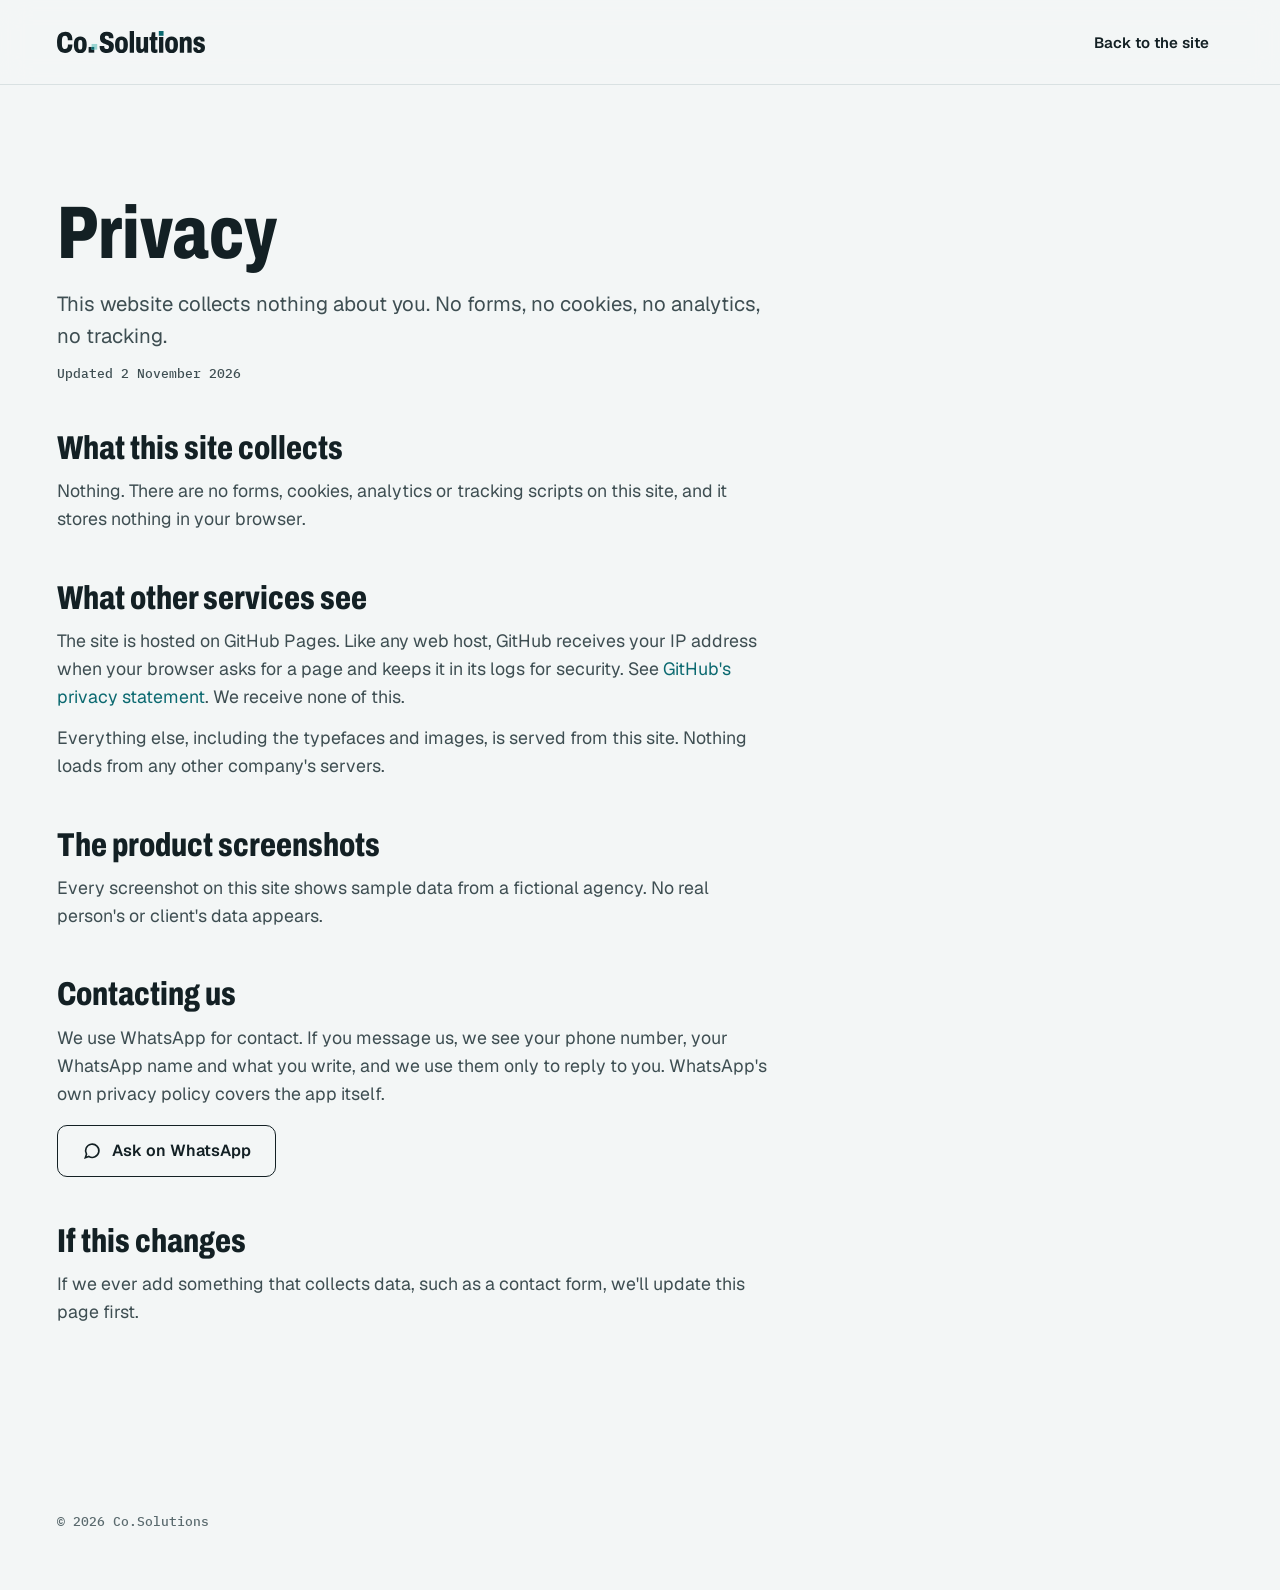
<file: privacy.html>
<!doctype html>
<html lang="en" dir="ltr">
<head>
<meta charset="utf-8">
<meta name="viewport" content="width=device-width, initial-scale=1, viewport-fit=cover">
<title>Privacy · Co.Solutions</title>
<meta name="description" content="This website collects nothing about you: no forms, no cookies, no analytics, no tracking.">
<link rel="canonical" href="https://cosolutionshq.github.io/privacy.html">
<meta name="theme-color" content="#F3F6F6">
<meta property="og:type" content="website">
<meta property="og:site_name" content="Co.Solutions">
<meta property="og:title" content="Privacy · Co.Solutions">
<meta property="og:description" content="This website collects nothing about you: no forms, no cookies, no analytics, no tracking.">
<meta property="og:url" content="https://cosolutionshq.github.io/privacy.html">
<meta property="og:image" content="https://cosolutionshq.github.io/assets/brand/cosolutions-og-1200x630.png">
<meta name="twitter:card" content="summary_large_image">
<link rel="icon" href="favicon.svg" type="image/svg+xml">
<link rel="icon" href="favicon-32.png" sizes="32x32" type="image/png">
<link rel="apple-touch-icon" href="apple-touch-icon-180.png">
<link rel="stylesheet" href="assets/landing.css">
</head>
<body style="padding-bottom:0">
<a class="skip" href="#main">Skip to content</a>
<header class="header is-scrolled"><div class="wrap header-in"><a class="logo" href="./"><img src="assets/brand/cosolutions-logo-color.svg" width="149" height="22" alt="Co.Solutions home"></a><div class="header-cta"><a class="header-link" style="display:flex" href="./">Back to the site</a></div></div></header>
<main id="main" class="page"><div class="wrap"><div class="prose">
<h1>Privacy</h1>
    <p class="lead">This website collects nothing about you. No forms, no cookies, no analytics, no tracking.</p>
    <p class="note">Updated 2 November 2026</p>

    <section aria-labelledby="h-collect">
      <h2 id="h-collect">What this site collects</h2>
      <p>Nothing. There are no forms, cookies, analytics or tracking scripts on this site, and it stores nothing in your browser.</p>
    </section>

    <section aria-labelledby="h-others">
      <h2 id="h-others">What other services see</h2>
      <p>The site is hosted on GitHub Pages. Like any web host, GitHub receives your IP address when your browser asks for a page and keeps it in its logs for security. See <a href="https://docs.github.com/en/site-policy/privacy-policies/github-general-privacy-statement" rel="noopener">GitHub's privacy statement</a>. We receive none of this.</p>
      <p>Everything else, including the typefaces and images, is served from this site. Nothing loads from any other company's servers.</p>
    </section>

    <section aria-labelledby="h-screens">
      <h2 id="h-screens">The product screenshots</h2>
      <p>Every screenshot on this site shows sample data from a fictional agency. No real person's or client's data appears.</p>
    </section>

    <section aria-labelledby="h-contact" id="contact">
      <h2 id="h-contact">Contacting us</h2>
      <p>We use WhatsApp for contact. If you message us, we see your phone number, your WhatsApp name and what you write, and we use them only to reply to you. WhatsApp's own privacy policy covers the app itself.</p>
      <a class="btn btn-line" href="https://wa.me/201207548813?text=Hi%20Co.Solutions%2C%20I%20have%20a%20question%20about%20the%20agency%20system." target="_blank" rel="noopener"><svg width="18" height="18" viewBox="0 0 24 24" fill="none" stroke="currentColor" stroke-width="2" stroke-linecap="square" aria-hidden="true"><path d="M4 20l1.4-4.2A8 8 0 1 1 8.2 18.6L4 20z"/></svg>Ask on WhatsApp</a>
    </section>

    <section aria-labelledby="h-changes">
      <h2 id="h-changes">If this changes</h2>
      <p>If we ever add something that collects data, such as a contact form, we'll update this page first.</p>
    </section>
    </div>
</div>
</div></div></main>
<footer class="footer"><div class="wrap"><span class="copy">© <span data-year>2026</span> Co.Solutions</span></div></footer>
<script src="assets/site.js" defer></script>
</body>
</html>
</file>
<file: assets/landing.css>
/* Co.Solutions landing, round 2. Built from the design board "Co.Solutions - Landing Round 2" (2a desktop 1440,
   2b mobile 390; 2c-2f for phones, motion, headline wrap and states). Logical properties throughout, so the page can
   flip to right-to-left with dir="rtl". The HTML carries the final state of every figure and chart; site.js only
   animates cards that start below the fold. */

/* ---------- Fonts (self-hosted, OFL) ---------- */
@font-face{font-family:"Archivo";font-style:normal;font-weight:800;font-stretch:75%;font-display:swap;src:url(fonts/archivo-condensed-800-latin.woff2) format("woff2")}
@font-face{font-family:"Geist";font-style:normal;font-weight:400 600;font-display:swap;src:url(fonts/geist-latin.woff2) format("woff2")}
@font-face{font-family:"Instrument Serif";font-style:italic;font-weight:400;font-display:swap;src:url(fonts/instrument-serif-italic-latin.woff2) format("woff2")}
@font-face{font-family:"IBM Plex Mono";font-style:normal;font-weight:400;font-display:swap;src:url(fonts/ibm-plex-mono-400-latin.woff2) format("woff2")}
@font-face{font-family:"IBM Plex Mono";font-style:normal;font-weight:500;font-display:swap;src:url(fonts/ibm-plex-mono-500-latin.woff2) format("woff2")}
@font-face{font-family:"IBM Plex Mono";font-style:normal;font-weight:600;font-display:swap;src:url(fonts/ibm-plex-mono-600-latin.woff2) format("woff2")}
/* The two fictional agencies in the white label demo */
@font-face{font-family:"Outfit";font-style:normal;font-weight:400 800;font-display:swap;src:url(fonts/outfit-latin.woff2) format("woff2")}
@font-face{font-family:"Plus Jakarta Sans";font-style:normal;font-weight:400 800;font-display:swap;src:url(fonts/plus-jakarta-sans-latin.woff2) format("woff2")}

/* ---------- Tokens ---------- */
:root{
  /* Colour */
  --ink:#132024; --ink-deep:#0A1315; --mist:#F3F6F6; --paper:#FFFFFF;
  --text-2:#3E4E52; --muted:#5A6A6E; --rule:#D9E1E2; --rule-2:#E6ECED; --field:#EEF2F3;
  --teal:#0B6970; --teal-hover:#095A60; --teal-active:#084C51; --tint:#9BD5D2; --teal-eye:#0A4F54;
  --signal:#5FC4C9; --signal-hover:#86D6DA; --signal-active:#4AB3B8;
  --leak:#B4532A; --leak-tint:#FBF1EC; --leak-mark:#E58E62;
  --d-text:#EEF4F4; --d-text-2:#C3D0D2; --d-muted:#93A5A8; --d-card:#1B2C31; --d-line:#2A4146; --d-rule:#24383D; --d-deep:#0F2B2F; --d-ring:#3A5055;
  /* Measure families */
  --money-block:#9BD5D2; --money-eye:#0A4F54; --money-solid:#0B6970; --money-dk:#5FC4C9;
  --people-block:oklch(0.87 0.05 320); --people-eye:oklch(0.38 0.08 320); --people-solid:oklch(0.5 0.1 320); --people-dk:oklch(0.8 0.09 320);
  --pipe-block:oklch(0.87 0.06 145); --pipe-eye:oklch(0.38 0.08 145); --pipe-solid:oklch(0.5 0.1 145); --pipe-dk:oklch(0.8 0.1 145);
  --time-block:oklch(0.86 0.05 255); --time-eye:oklch(0.38 0.08 255); --time-solid:oklch(0.5 0.1 255); --time-dk:oklch(0.8 0.09 255);
  /* Elevation */
  --l1:0 1px 2px rgba(19,32,36,.05),0 8px 24px -12px rgba(19,32,36,.2);
  --l2:0 2px 4px rgba(19,32,36,.08),0 18px 36px -12px rgba(19,32,36,.32);
  --l-hero:0 2px 4px rgba(19,32,36,.06),0 40px 80px -28px rgba(19,32,36,.42);
  --l-dark:inset 0 1px 0 rgba(255,255,255,.07),0 20px 40px -12px rgba(0,0,0,.6);
  /* Type */
  --display:"Archivo","Arial Narrow",Arial,sans-serif;
  --body:"Geist",system-ui,-apple-system,"Segoe UI",sans-serif;
  --mono:"IBM Plex Mono",ui-monospace,Menlo,Consolas,monospace;
  --serif:"Instrument Serif",Georgia,serif;
  --h1:clamp(52px, 31.4px + 5.29vw, 82px);
  --h2:clamp(44px, 30.6px + 3.43vw, 80px);
  --h2-final:clamp(56px, 38.2px + 4.57vw, 104px);
  --q:clamp(27px, 20.7px + 1.62vw, 44px);
  --answer-title:clamp(38px, 32px + 1.52vw, 54px);
  --h3-lg:clamp(34px, 28.8px + 1.33vw, 48px);
  --h3-md:clamp(30px, 27px + .76vw, 38px);
  --h3-sm:clamp(28px, 25.8px + .57vw, 34px);
  --lead:clamp(17px, 15.5px + .38vw, 21px);
  --text:clamp(16px, 15.3px + .19vw, 18px);
  /* Space */
  --pad:clamp(24px, 4.44vw, 64px);
  --sec-y:clamp(88px, 9vw, 152px);
  --sec-y-dark:clamp(88px, 8.4vw, 144px);
  /* Motion (design board 2d) */
  --motion-ease:cubic-bezier(.25,1,.5,1);
  --motion-chart:1200ms;
  --motion-number:800ms;
  --motion-stagger:60ms;
  --motion-micro:200ms;
  --hero-state:3800ms;
  --header-h:84px;
}
@media (max-width:767px){:root{--header-h:64px}}

/* ---------- Base ---------- */
*,*::before,*::after{box-sizing:border-box}
html{-webkit-text-size-adjust:100%;scroll-behavior:smooth;scroll-padding-top:var(--header-h)}
body{margin:0;background:var(--mist);color:var(--ink);font-family:var(--body);font-size:var(--text);line-height:1.6;-webkit-font-smoothing:antialiased;overflow-wrap:break-word}
h1,h2,h3,p,ul,ol,dl,dd,figure{margin:0}
ul,ol{padding:0;list-style:none}
img,svg{display:block;max-width:100%}
a{color:var(--teal);text-decoration:none}
button{font:inherit;color:inherit}
i{font-style:normal}
:focus-visible{outline:2px solid var(--ink);outline-offset:3px}
.dark :focus-visible{outline-color:var(--signal)}
.sr{position:absolute;width:1px;height:1px;overflow:hidden;clip-path:inset(50%);white-space:nowrap}
.skip{position:absolute;inset-inline-start:16px;top:-80px;z-index:90;padding:12px 16px;border-radius:8px;background:var(--ink);color:var(--paper)}
.skip:focus{top:8px}
.num{font-family:var(--mono);font-variant-numeric:tabular-nums}
.arr{display:inline-block}
[dir="rtl"] .arr{transform:scaleX(-1)}
.wrap{width:100%;max-width:1440px;margin-inline:auto;padding-inline:var(--pad)}
.dark{background:var(--ink);color:var(--d-text)}
.em{font-family:var(--serif);font-style:italic;font-weight:400;font-stretch:100%;font-size:1.1em;color:var(--teal);letter-spacing:0}
.dark .em{color:var(--signal)}
.display{font-family:var(--display);font-stretch:75%;font-weight:800;line-height:.94;text-wrap:balance}
.eyebrow{display:flex;align-items:center;gap:10px;font:600 14px/1 var(--mono);color:var(--teal)}
.eyebrow::before{content:"";width:8px;height:8px;background:currentColor;flex:none}
.dark .eyebrow{color:var(--signal)}
.lead{font-size:var(--lead);line-height:1.55;color:var(--text-2);text-wrap:pretty}
.dark .lead{color:var(--d-text-2)}
.lead b{font-weight:600;color:var(--ink)}
.dark .lead b{color:var(--d-text)}
.square{position:absolute;inset-inline-start:-7px;top:-7px;width:14px;height:14px;background:var(--teal)}
.bullets{display:flex;flex-direction:column;gap:14px}
.bullets li{display:grid;grid-template-columns:20px minmax(0,1fr);gap:12px}
.bullets li::before{content:"";margin-top:.5em;width:9px;height:9px;background:var(--teal)}
.dark .bullets li::before{background:var(--signal)}
.note{font:500 13px/1.5 var(--mono);color:var(--muted)}

/* ---------- Buttons ---------- */
.btn{display:inline-flex;align-items:center;justify-content:center;gap:10px;height:58px;padding:0 24px;border-radius:10px;border:1.5px solid transparent;font:600 17px/1 var(--body);white-space:nowrap;cursor:pointer;transition:background var(--motion-micro),color var(--motion-micro),transform var(--motion-micro),border-color var(--motion-micro)}
.btn svg{width:20px;height:20px;flex:none}
.btn-primary{background:var(--teal);color:var(--paper);padding-inline:22px 26px;box-shadow:inset 0 1px 0 rgba(255,255,255,.16),0 10px 24px -12px rgba(11,105,112,.8)}
.btn-primary:hover{background:var(--teal-hover);color:var(--paper);transform:translateY(-1px)}
.btn-primary:active{background:var(--teal-active);transform:none}
.btn-primary:focus-visible{outline:3px solid var(--ink);outline-offset:3px}
.btn-line{border-color:var(--ink);color:var(--ink)}
.btn-line:hover{background:var(--ink);color:var(--paper)}
.btn-line:active{background:var(--ink-deep);color:var(--paper)}
.btn-line:focus-visible{outline:3px solid var(--teal);outline-offset:3px}
.btn-ink{background:var(--ink);color:var(--paper)}
.btn-ink:hover{background:var(--teal);color:var(--paper)}
.btn-ink:focus-visible{outline:3px solid var(--teal);outline-offset:3px}
.dark .btn-primary{background:var(--signal);color:var(--ink-deep);box-shadow:none}
.dark .btn-primary:hover{background:var(--signal-hover);color:var(--ink-deep)}
.dark .btn-primary:active{background:var(--signal-active)}
.dark .btn-primary:focus-visible{outline:3px solid var(--d-text)}
.dark .btn-line{border-color:var(--d-text);color:var(--d-text)}
.dark .btn-line:hover{background:var(--d-text);color:var(--ink)}
.dark .btn-line:focus-visible{outline:3px solid var(--signal)}
.btn-sm{height:52px;padding-inline:18px 22px;font-size:16px}
.btn-sm svg{width:18px;height:18px}
.tour-link{display:inline-flex;align-items:center;gap:10px;min-height:44px;align-self:flex-start;font:600 16px/1 var(--body);color:var(--teal);border-bottom:2px solid transparent;transition:color var(--motion-micro),border-color var(--motion-micro)}
.tour-link:hover{color:var(--ink);border-bottom-color:var(--ink)}
.tour-link:focus-visible{outline:2px solid var(--ink);outline-offset:4px}
@media (max-width:767px){
  .btn{height:56px}
  .btn-block{display:flex;width:100%}
}

/* ---------- Header ---------- */
.header{position:sticky;top:0;z-index:50;height:var(--header-h);background:transparent;transition:background var(--motion-micro),box-shadow var(--motion-micro)}
.header.is-scrolled{background:rgba(243,246,246,.92);-webkit-backdrop-filter:blur(14px);backdrop-filter:blur(14px);box-shadow:0 1px 0 var(--rule)}
.header-in{height:100%;display:flex;align-items:center;justify-content:space-between;gap:32px}
.logo{display:flex;align-items:center;min-height:44px}
.logo img{width:148px;height:auto}
.nav{display:flex;gap:4px}
.nav a,.header-link{white-space:nowrap;display:flex;align-items:center;gap:8px;height:44px;padding:0 14px;border-radius:8px;font:500 15px/1 var(--body);color:var(--text-2);transition:background var(--motion-micro),color var(--motion-micro)}
.nav a::before{content:"";width:6px;height:6px;background:var(--teal);display:none}
.nav a[aria-current="true"]{font-weight:600;color:var(--ink)}
.nav a[aria-current="true"]::before{display:block}
.nav a:hover,.header-link:hover{background:var(--rule-2);color:var(--ink)}
.header-link{font-weight:600;color:var(--ink)}
.header-cta{display:flex;align-items:center;gap:8px}
.header .btn{height:44px;padding-inline:14px 18px;border-radius:9px;font-size:15px}
.header .btn svg{width:18px;height:18px}
.menu-btn{display:none;align-items:center;justify-content:center;width:48px;height:48px;border:0;background:none;border-radius:10px;cursor:pointer}
.menu-btn:hover{background:var(--rule-2)}
@media (max-width:1023px){.nav{display:none}}
@media (max-width:1199px){.header-link{display:none}}
@media (max-width:767px){
  .header-in{padding-inline:20px 12px}
  .logo img{width:120px}
  .header-cta .btn{display:none}
  .js .menu-btn{display:flex}
}

/* Phone menu: full-screen sheet on Mist */
.sheet{position:fixed;inset:0;width:100%;height:100%;max-width:none;max-height:none;margin:0;padding:0;border:0;background:var(--mist);color:var(--ink)}
.sheet::backdrop{background:var(--mist)}
.sheet[open]{display:flex;flex-direction:column}
.sheet-top{display:flex;align-items:center;justify-content:space-between;height:64px;padding:0 12px 0 20px}
.sheet-top img{width:120px;height:auto}
.sheet-close{display:flex;align-items:center;justify-content:center;width:48px;height:48px;border:0;border-radius:10px;background:var(--ink);cursor:pointer}
.sheet-close:focus-visible{outline:2px solid var(--teal);outline-offset:2px}
.sheet nav{display:flex;flex-direction:column;padding:28px 12px 0}
.sheet nav a{display:grid;grid-template-columns:44px minmax(0,1fr) auto;align-items:center;min-height:76px;padding:0 12px;border-radius:12px;color:var(--ink)}
.sheet nav a:hover{background:var(--rule-2)}
.sheet nav a:active{background:#DCE4E5}
.sheet nav .n{font:500 14px/1 var(--mono);color:var(--muted)}
.sheet nav .l{font-family:var(--display);font-stretch:75%;font-weight:800;font-size:44px;line-height:1}
.sheet nav a::after{content:"";width:10px;height:10px;background:var(--teal);opacity:0}
.sheet nav a[aria-current="true"] .n{color:var(--teal)}
.sheet nav a[aria-current="true"]::after{opacity:1}
.sheet-ctas{margin-top:auto;display:flex;flex-direction:column;gap:10px;padding:24px 24px 34px}
html.menu-open{overflow:hidden}

/* Sticky bar on phones: overlays; the body keeps room for it from the start, so nothing shifts */
.mbar{display:none}
html:not(.js) .mbar.mbar{transform:none;visibility:visible}
@media (max-width:767px){
  body{padding-bottom:92px}
  .mbar{position:fixed;inset-inline:0;bottom:0;z-index:40;display:grid;grid-template-columns:minmax(0,1.25fr) minmax(0,1fr);gap:8px;padding:12px 12px 26px;background:rgba(255,255,255,.94);-webkit-backdrop-filter:blur(14px);backdrop-filter:blur(14px);border-top:1px solid var(--rule);box-shadow:0 -12px 32px -16px rgba(19,32,36,.3);transform:translateY(110%);visibility:hidden;transition:transform var(--motion-micro) var(--motion-ease),visibility var(--motion-micro)}
  .mbar.is-on{transform:none;visibility:visible}
  .mbar .btn{height:52px;padding:0 10px;font-size:16px}
  .mbar .btn-line{font-size:15px}
}

/* ---------- Hero ---------- */
.hero{position:relative;overflow:hidden}
.hero-grid{position:relative;display:grid;grid-template-columns:minmax(0,1fr);grid-template-areas:"top" "card" "body";padding-block:20px 72px}
.hero-pattern{position:absolute;top:0;bottom:0;inset-inline-end:0;width:62%;background-image:linear-gradient(#E1E8E9 1px,transparent 1px),linear-gradient(90deg,#E1E8E9 1px,transparent 1px);background-size:48px 48px;-webkit-mask-image:radial-gradient(ellipse 70% 70% at 60% 45%,#000 30%,transparent 75%);mask-image:radial-gradient(ellipse 70% 70% at 60% 45%,#000 30%,transparent 75%);display:none}
.hero-top{grid-area:top;position:relative}
.hero-body{grid-area:body;position:relative}
.hero-cardwrap{grid-area:card;position:relative;margin-top:28px;max-width:560px;width:100%}
.for{display:flex;align-items:flex-start;gap:12px;font:600 15px/1.4 var(--body);color:var(--text-2)}
.mark{position:relative;width:20px;height:16px;flex:none;margin-top:2px}
.mark i{position:absolute}
.mark i:nth-child(1){inset-inline-start:0;bottom:0;width:11px;height:11px;background:var(--ink)}
.mark i:nth-child(2){inset-inline-start:6px;top:0;width:11px;height:11px;background:var(--tint)}
.mark i:nth-child(3){inset-inline-start:6px;top:5px;width:5px;height:6px;background:var(--teal)}
.hero h1{margin-top:18px;font-size:var(--h1);letter-spacing:-.01em;color:var(--ink)}
.hero h1 span{display:block}
.hero-lead{margin-top:24px;max-width:30em;font-size:var(--lead);line-height:1.5;color:var(--text-2);text-wrap:pretty}
.hero-ctas{display:flex;flex-wrap:wrap;gap:12px;margin-top:28px}
.trust{display:flex;flex-direction:column;gap:10px;margin-top:24px;font:500 15px/1.3 var(--body);color:var(--text-2)}
.trust li{display:flex;align-items:center;gap:10px}
.trust li::before{content:"";width:8px;height:8px;background:var(--teal);flex:none}
@media (max-width:767px){.hero-ctas{flex-direction:column;gap:10px}.hero-ctas .btn{width:100%}}
@media (min-width:768px){
  .hero-grid{grid-template-areas:"top" "body" "card";padding-block:56px 120px}
  .hero-cardwrap{margin-top:72px}
  .for{align-items:center}
  .hero h1{margin-top:28px}
  .hero-lead{margin-top:32px}
  .hero-ctas{margin-top:40px}
  .trust{flex-direction:row;flex-wrap:wrap;gap:12px 28px;margin-top:36px}
}
@media (min-width:1200px){
  .hero-pattern{display:block}
  .hero-grid{grid-template-columns:minmax(0,1fr) 560px;grid-template-areas:"top card" "body card";column-gap:64px;align-items:center;padding-block:56px 152px}
  .hero-top{align-self:end}
  .hero-body{align-self:start}
  .hero-cardwrap{margin-top:0;padding-top:24px}
}

/* Hero card: margin by client, three states */
.hc-outer{position:relative}
.hc-rise{position:relative}
.hc{position:relative;background:var(--paper);border:1px solid var(--rule);border-radius:14px;box-shadow:var(--l-hero)}
.plate{position:relative;display:flex;flex-direction:column;gap:7px;align-self:flex-start;padding:18px 32px 18px 24px;border-start-start-radius:11px;border-end-end-radius:20px;background:var(--fam-block)}
.plate .eye{font:600 13px/1 var(--body);color:var(--fam-eye);white-space:nowrap}
.plate .title{font-family:var(--display);font-stretch:75%;font-weight:800;font-size:26px;line-height:1;color:var(--ink);white-space:nowrap}
.card-head{display:flex;align-items:center;padding-inline-end:20px}
.chip{position:relative;display:flex;align-items:center;gap:12px;margin-inline-start:-22px;background:var(--paper);border:1px solid var(--rule);border-radius:10px;padding:10px 16px 10px 18px;box-shadow:var(--l2)}
.chip .sq{position:absolute;inset-inline-start:-7px;top:-7px;width:14px;height:14px;background:var(--fig)}
.chip .fig{min-width:var(--fig-w,3ch);text-align:end;font:500 34px/1 var(--mono);letter-spacing:-.02em;font-variant-numeric:tabular-nums;color:var(--fig);white-space:nowrap}
.chip .cap{display:flex;flex-direction:column;gap:5px;min-width:0}
.card-head{min-width:0}
.chip{min-width:0;flex:0 1 auto}
.chip .cap b{font:600 13px/1 var(--body);color:var(--ink)}
.chip .cap span{font:500 13px/1 var(--mono);color:var(--text-2)}
.hc .plate{padding:20px 38px 20px 26px;border-start-start-radius:13px;border-end-end-radius:22px}
.hc .plate .title{font-size:30px}
.hc .card-head{padding-inline-end:24px}
.hc .chip{padding:12px 18px 12px 20px;gap:14px}
.hc .chip .sq{width:16px;height:16px;inset-inline-start:-8px;top:-8px;transition:background .35s}
.hc .chip .fig{font-size:44px;letter-spacing:-.03em;min-width:4.1ch;transition:color .35s}
.hc .chip .cap b{font-size:14px}
.hc-body{display:flex;flex-direction:column;gap:4px;padding:28px 20px 12px}
.hc-legend{display:flex;justify-content:space-between;align-items:center;gap:12px;margin-bottom:10px;flex-wrap:wrap}
.hc-keys{display:flex;align-items:center;gap:14px;font:400 13px/1.3 var(--body);color:var(--muted)}
.hc-keys span{display:flex;align-items:center;gap:7px}
.key-now{width:16px;height:10px;border-radius:2px;background:var(--teal)}
.key-was{width:16px;height:10px;border-radius:2px;border:1.5px dashed var(--muted)}
.pill{font:600 13px/1 var(--body);padding:7px 10px;border-radius:999px;white-space:nowrap;background:#E2F0EF;color:var(--teal-eye);transition:background .35s,color .35s}
.pill.is-risk{background:var(--leak-tint);color:#A54A24}
.hc-row{display:grid;grid-template-columns:150px minmax(0,1fr);align-items:center;gap:10px;padding:8px 10px;border-radius:8px;transition:background .35s}
.hc-row.is-on{background:#EAF4F3}
.hc-row .name{font-size:15px;line-height:1.2;color:var(--ink);white-space:nowrap}
.hc-row.is-on .name{font-weight:600}
.hc-track{position:relative;height:28px}
.hc-zero{position:absolute;top:-8px;bottom:-8px;inset-inline-start:31.8%;width:1px;background:var(--muted)}
.hc-ghost{position:absolute;top:5px;height:18px;border:1.5px dashed var(--muted);border-radius:3px;opacity:0;transition:opacity .3s}
.hc-row.is-on .hc-ghost.has{opacity:1}
.hc-bar{position:absolute;top:5px;height:18px;border-radius:3px;background:var(--teal);opacity:.3;transition:opacity .35s}
.hc-row.is-on .hc-bar{opacity:1}
.hc-val{position:absolute;top:7px;white-space:nowrap;font:600 13px/1 var(--mono);font-variant-numeric:tabular-nums;color:var(--muted)}
.hc-row.is-on .hc-val{color:var(--teal)}
.hc-bar.neg{background:var(--leak)}
.hc-row.is-on .hc-val.neg{color:#A54A24}
.hc-axis{display:grid;grid-template-columns:150px minmax(0,1fr);gap:10px;padding:6px 10px 0}
.hc-ticks{position:relative;height:18px;font:400 13px/1 var(--mono);color:var(--muted)}
.hc-ticks span{position:absolute;width:40px;margin-inline-start:-20px;text-align:center}
.card-foot{display:flex;justify-content:space-between;align-items:center;gap:12px;padding:14px 20px;border-top:1px solid var(--rule-2)}
.card-foot .note{font-size:13px}
.hc .card-foot{padding-inline:24px}
.card-foot a{display:inline-flex;align-items:center;min-height:44px;font:600 14px/1 var(--body);color:var(--teal)}
.card-foot a:hover{color:var(--ink)}
.callout{position:absolute;inset-inline-start:-28px;bottom:-34px;display:flex;flex-direction:column;gap:5px;max-width:300px;background:var(--ink);color:var(--d-text);border-radius:10px;padding:14px 18px 14px 20px;box-shadow:inset 0 1px 0 rgba(255,255,255,.07),0 20px 40px -16px rgba(10,19,21,.6);opacity:0;transform:translateY(10px);transition:opacity .45s ease,transform .6s cubic-bezier(.2,.7,.2,1)}
.callout.is-on{opacity:1;transform:none}
.callout .square{width:12px;height:12px;inset-inline-start:-6px;top:-6px;background:var(--signal)}
.callout b{font:600 16px/1.25 var(--body)}
.callout span{font:400 14px/1.4 var(--body);color:var(--d-text-2)}
.segs{display:grid;grid-template-columns:repeat(4,minmax(0,1fr));gap:12px;padding-top:56px}
.seg{appearance:none;background:none;border:0;margin:0;cursor:pointer;display:flex;flex-direction:column;align-items:stretch;gap:9px;padding:10px 0;text-align:start;border-radius:4px}
.seg:focus-visible{outline:2px solid var(--ink);outline-offset:4px}
.seg-bar{position:relative;display:block;height:3px;background:var(--rule);border-radius:2px;overflow:hidden}
.seg-bar i{position:absolute;inset-block:0;inset-inline-start:0;width:0;background:var(--ink)}
.seg-name{font:500 13px/1.1 var(--body);white-space:nowrap;color:var(--muted)}
.seg[aria-pressed="true"] .seg-name{color:var(--ink)}
@media (max-width:599px){
  .hc .card-head,.excerpt .card-head,.wl-card .card-head{flex-direction:column;align-items:flex-start}
  .wl-card .plate{padding:16px 28px 24px 20px}
  .wl-card .plate .title{font-size:22px}
  .wl-card .chip{margin-inline-start:18px;margin-top:-12px}
  .wl-card .chip .fig{font-size:28px}
  .seg-name{white-space:normal;line-height:1.2}
  .hc .plate{padding:16px 30px 24px 20px}
  .hc .plate .title{font-size:24px}
  .hc .chip{margin-inline-start:18px;margin-top:-14px;padding:10px 14px 10px 16px;gap:12px}
  .hc .chip .fig{font-size:34px}
  .hc .chip .cap b{font-size:13px}
  .hc-body{padding:18px 12px 8px}
  .hc-row{grid-template-columns:minmax(0,1fr);gap:2px;padding:5px 10px 4px}
  .hc-axis{grid-template-columns:minmax(0,1fr)}
  .hc-axis .sp{display:none}
  .hc-zero{top:0;bottom:0}
  .hc-ticks .t-mid{opacity:0}
  .callout{inset-inline-start:12px}
  .chip{max-width:calc(100% - 18px)}
  .chip .cap{white-space:normal;min-width:0}
  .chip .cap span{line-height:1.3}
  .hc .card-foot{padding-inline:16px}
}

/* ---------- The problem: five questions ---------- */
.problem{padding-block:var(--sec-y-dark) clamp(80px,8.4vw,152px)}
.sec-head{display:grid;gap:22px}
.sec-head .head-l{display:flex;flex-direction:column;gap:20px}
.sec-head h2{font-size:var(--h2)}
.dark .sec-head h2{color:var(--d-text)}
@media (min-width:1024px){
  .sec-head{grid-template-columns:minmax(0,7fr) minmax(0,5fr);gap:72px;align-items:end}
  .sec-head .head-l{gap:24px}
}
.qlist{display:flex;flex-direction:column;gap:4px;margin:48px -12px 0}
.qlist a{display:grid;grid-template-columns:36px minmax(0,1fr);gap:4px 10px;padding:18px 12px;border-radius:12px;color:var(--d-text);transition:background var(--motion-micro)}
.qlist a:hover,.qlist a:active{background:var(--d-card);color:var(--d-text)}
.qlist .qn{font:500 15px/1.6 var(--mono);color:var(--signal)}
.qlist .qt{font-family:var(--display);font-stretch:75%;font-weight:800;font-size:var(--q);line-height:1.05;text-wrap:balance}
.qlist .qf{grid-column:2;display:flex;align-items:center;gap:8px;margin-top:10px;font:600 14px/1 var(--body);color:var(--d-text-2)}
.qlist .qf::before{content:"";width:9px;height:9px;background:var(--dk)}
.qlist .qd{color:var(--signal)}
.qlist .qc{display:none}
@media (min-width:1024px){
  .qlist{gap:6px;margin:88px 0 0}
  .qlist a{grid-template-columns:96px minmax(0,1fr) 220px 52px;gap:24px;align-items:center;padding:26px 28px;border-radius:14px}
  .qlist .qn{font-size:20px;line-height:1}
  .qlist .qf{grid-column:auto;margin-top:0;font-size:15px}
  .qlist .qf .qd{display:none}
  .qlist .qc{display:flex;align-items:center;justify-content:center;width:48px;height:48px;border-radius:50%;border:1.5px solid var(--d-ring);font:500 20px/1 var(--body);color:var(--d-text)}
}

/* ---------- Answers ---------- */
.answers{display:flex;flex-direction:column;gap:clamp(104px,11.7vw,168px);padding-block:var(--sec-y) clamp(72px,10vw,144px)}
.answer{display:grid;grid-template-columns:minmax(0,1fr);grid-template-areas:"head" "card" "rest";scroll-margin-top:var(--header-h)}
.answer-head{grid-area:head;display:flex;flex-direction:column}
.answer-rest{grid-area:rest;display:flex;flex-direction:column}
.answer-card{grid-area:card;margin:28px -6px 0}
.answer h3{display:flex;gap:10px;align-items:baseline;font:500 15px/1.45 var(--body);color:var(--text-2);text-wrap:pretty}
.answer h3 .num{font:600 13px/1 var(--mono);color:var(--teal)}
.answer-title{margin-top:16px;font-family:var(--display);font-stretch:75%;font-weight:800;font-size:var(--answer-title);line-height:.98;color:var(--ink);text-wrap:balance}
.sample{margin-top:22px;display:flex;flex-direction:column;gap:8px}
.sample .k{font:600 13px/1 var(--mono);color:var(--teal)}
.sample p{font-size:clamp(18px,17.3px + .19vw,21px);line-height:1.5;color:var(--ink);text-wrap:pretty}
.sample b{font-weight:600}
.answer-body{margin-top:24px;font-size:clamp(16px,15.6px + .1vw,17px);line-height:1.6;color:var(--text-2);text-wrap:pretty}
.decision{position:relative;margin-top:24px;align-self:stretch;display:flex;flex-direction:column;gap:8px;background:var(--paper);border:1px solid var(--rule);border-radius:10px;padding:16px 18px;box-shadow:var(--l2)}
.decision .square{background:var(--sol)}
.decision .k{font:600 13px/1 var(--body);color:var(--muted)}
.decision .v{font:600 clamp(17px,16.6px + .1vw,19px)/1.35 var(--body);color:var(--ink);text-wrap:pretty}
.answer-rest .tour-link{margin-top:16px;min-height:48px}
@media (min-width:1200px){
  .answer{grid-template-columns:minmax(0,5fr) minmax(0,7fr);grid-template-areas:"head card" "rest card";column-gap:88px;align-items:center}
  .answer.flip{grid-template-columns:minmax(0,7fr) minmax(0,5fr);grid-template-areas:"card head" "card rest"}
  .answer-head{align-self:end}
  .answer-rest{align-self:start}
  .answer-card{margin:0}
  .answer h3{gap:14px;font-size:17px}
  .answer h3 .num{font-size:14px}
  .answer-title{margin-top:22px}
  .sample{margin-top:32px;gap:10px}
  .answer-body{margin-top:18px}
  .decision{margin-top:32px;align-self:flex-start;padding:16px 22px}
  .answer-rest .tour-link{margin-top:24px;min-height:44px}
}
@media (min-width:768px) and (max-width:1199px){
  .answer-card{margin:40px 0 0;max-width:760px}
  .answer-rest{max-width:760px}
}

/* Excerpt cards (one per screen) */
.excerpt{width:100%;background:var(--paper);border:1px solid var(--rule);border-radius:12px;box-shadow:var(--l1);color:var(--ink);transition:box-shadow var(--motion-micro),transform var(--motion-micro)}
.excerpt:hover{box-shadow:var(--l2);transform:translateY(-2px)}
.excerpt .chip .fig{font-size:34px}
.ex-body{display:flex;flex-direction:column;padding:28px 24px 18px}
.ex-k{font:600 13px/1.3 var(--body);color:var(--text-2)}
.fam-money{--fam-block:var(--money-block);--fam-eye:var(--money-eye);--fig:var(--money-solid)}
.fam-people{--fam-block:var(--people-block);--fam-eye:var(--people-eye);--fig:var(--people-solid)}
.fam-pipe{--fam-block:var(--pipe-block);--fam-eye:var(--pipe-eye);--fig:var(--pipe-solid)}
.fam-time{--fam-block:var(--time-block);--fam-eye:var(--time-eye);--fig:var(--time-solid)}
.fig-leak{--fig:var(--leak)}
.bar{display:block;transform-origin:var(--from,left) center}
[dir="rtl"] .bar{transform-origin:var(--from-rtl,right) center}
/* clients */
.ex-clients{gap:28px}
.share{position:relative;height:40px;margin-top:20px;border-radius:8px;background:var(--field)}
.share .top3,.share .base{position:absolute;top:0;bottom:0;inset-inline-start:0}
.share .top3{background:var(--tint);border-radius:8px}
.share .base{background:var(--teal);border-start-start-radius:8px;border-end-start-radius:8px}
.limit{position:absolute;top:-12px;bottom:-6px;border-inline-start:2px dashed var(--ink)}
.limit-l{position:absolute;top:-24px;margin-inline-start:6px;font:500 13px/1 var(--mono);white-space:nowrap}
.share-labels{position:relative;display:flex;justify-content:space-between;gap:12px;margin-top:10px;font:500 13px/1.3 var(--body)}
.share-labels > span{display:flex;flex-direction:column;gap:2px}
.share-labels > span:last-child{text-align:end}
.share-labels b{font-weight:600}
.share-labels .num{font:600 13px/1 var(--mono);color:var(--teal)}
.share-labels span:last-child .num{font-weight:500;color:var(--text-2)}
.rates{display:grid;grid-template-columns:200px minmax(0,1fr);gap:6px 14px;align-items:center;padding-top:8px}
.rates .lbl{font:500 14px/1.2 var(--body)}
.rates .lbl b{font-weight:600}
.hbar{position:relative;height:26px;margin-inline-end:120px}
.hbar .bar{position:absolute;top:4px;height:18px;inset-inline-start:0;border-radius:3px;background:var(--teal)}
.hbar .v{position:absolute;top:6px;margin-inline-start:8px;font:600 13px/1 var(--mono);color:var(--teal);white-space:nowrap;font-variant-numeric:tabular-nums}
.hbar .bar.c-leak{background:var(--leak)}
.hbar .v.t-leak{color:#A54A24}
.hbar .tgt{position:absolute;top:-6px;bottom:-6px;border-inline-start:2px dashed var(--ink)}
.rates .tl{font:500 13px/1 var(--mono);color:var(--text-2)}
/* profit waterfall */
.wf{display:flex;flex-direction:column;gap:2px}
.wf-row{display:grid;grid-template-columns:200px minmax(0,1fr);gap:4px 14px;align-items:center;padding:6px 8px;border-radius:6px}
.wf-row.leak{background:var(--leak-tint)}
.wf-row .lbl{font-size:14px;line-height:1.25}
.wf-row.strong .lbl{font-weight:600}
.wf-track{position:relative;height:22px;margin-inline-end:64px}
.wf-track .bar{position:absolute;top:3px;height:16px;border-radius:2px}
.wf-track .v{position:absolute;top:5px;margin-inline-start:8px;white-space:nowrap;font:600 13px/1 var(--mono);font-variant-numeric:tabular-nums}
.c-sol{background:var(--teal)}.c-cost{background:#C9D3D5}.c-leak{background:var(--leak)}
.t-sol{color:var(--teal)}.t-cost{color:var(--text-2)}.t-leak{color:var(--leak)}
.legend{display:flex;gap:16px;flex-wrap:wrap;padding:12px 8px 0;font:400 13px/1 var(--body);color:var(--muted)}
.legend span{display:flex;align-items:center;gap:6px}
.legend i{width:12px;height:10px;border-radius:2px}
/* capacity heat map */
.hm-top{display:flex;justify-content:space-between;align-items:baseline;gap:12px;flex-wrap:wrap}
.hm-top .note{font-size:13px;font-weight:400}
.hm{display:grid;grid-template-columns:120px repeat(8,minmax(0,1fr));gap:5px;margin-top:12px}
.hm .wk{display:flex;align-items:flex-end;justify-content:center;padding-bottom:4px;font:500 13px/1 var(--mono);color:var(--muted)}
.hm .who{display:flex;flex-direction:column;justify-content:center;gap:2px;min-width:0;padding-inline-end:4px}
.hm .who b{font:500 14px/1.15 var(--body)}
.hm .who span{font:400 13px/1 var(--body);color:var(--muted)}
.cell{display:flex;align-items:center;justify-content:center;height:40px;border-radius:5px;font:500 13px/1 var(--mono);font-variant-numeric:tabular-nums;background:#F1F5F5;color:var(--text-2)}
.cell.none{background:transparent;border:1px dashed var(--rule)}
/* The tour's load bands, as in the legend under the heat map */
.cell.b-healthy{background:oklch(0.95 0.02 320);color:var(--ink)}
.cell.b-stretched{background:oklch(0.87 0.05 320);color:var(--ink)}
.cell.b-over{background:oklch(0.74 0.09 320);color:var(--ink)}
.cell.b-beyond{background:#B4532A;color:#FFFFFF;font-weight:600}
.band-legend{display:flex;gap:6px;flex-wrap:wrap;margin-top:12px;font:500 13px/1 var(--body)}
.band-legend span{padding:6px 8px;border-radius:5px}
.hm-note{margin-top:10px;font:400 13px/1.4 var(--body);color:var(--muted)}
/* forecast */
.fc{position:relative;height:230px;margin-top:22px;border-bottom:1px solid var(--muted)}
.fc-target{position:absolute;inset-inline:0;bottom:86.5%;border-top:2px dashed var(--ink)}
.fc-target-l{position:absolute;inset-inline-end:0;bottom:86.5%;margin-bottom:6px;font:500 13px/1 var(--mono);white-space:nowrap}
.fc-cols{position:absolute;inset:0;display:grid;grid-template-columns:repeat(6,minmax(0,1fr));gap:18px}
.fc-col{position:relative;display:flex;align-items:flex-end;justify-content:center}
.fc-short{position:absolute;inset-inline:0;bottom:0;height:86.5%;background:repeating-linear-gradient(135deg,var(--leak-tint) 0 6px,var(--paper) 6px 12px);border:1px dashed #E2B9A4;border-bottom:0;border-start-start-radius:3px;border-start-end-radius:3px}
.fc-short-l{position:relative;margin-bottom:10px;font:600 13px/1 var(--body);color:var(--leak)}
.fc-col .bar{position:absolute;inset-inline:0;bottom:0;border-start-start-radius:3px;border-start-end-radius:3px;transform-origin:center bottom}
.fc-col .v{position:absolute;inset-inline:0;margin-bottom:6px;text-align:center;font:600 13px/1 var(--mono);font-variant-numeric:tabular-nums;color:var(--pipe-eye)}
.c-contract{background:var(--pipe-solid)}.c-proposal{background:oklch(0.7 0.08 145)}
.fc-months{display:grid;grid-template-columns:repeat(6,minmax(0,1fr));gap:18px;margin-top:12px;font:400 13px/1 var(--mono);color:var(--muted);text-align:center}
.fc-months span:first-child{color:var(--ink);font-weight:600}
.ex-cap{margin-top:12px;font:400 13px/1.4 var(--body);color:var(--muted)}
/* delivery */
.dl{display:grid;grid-template-columns:200px minmax(0,1fr);gap:8px 14px;align-items:center;padding-top:22px}
.dl .lbl{font:500 15px/1.2 var(--body)}
.dl-track{position:relative;height:30px;margin-inline-end:64px}
.dl-track .bar{position:absolute;top:5px;height:20px;inset-inline-start:0;border-radius:3px;background:var(--time-solid)}
.dl-track .v{position:absolute;top:9px;margin-inline-start:8px;font:600 13px/1 var(--mono);font-variant-numeric:tabular-nums;white-space:nowrap}
.dl-none{position:absolute;top:7px;inset-inline-start:0;font:500 13px/1.2 var(--body);color:var(--muted)}
.dl-axis{display:grid;grid-template-columns:200px minmax(0,1fr);gap:14px;margin-top:6px;font:400 13px/1 var(--mono);color:var(--muted)}
.dl-axis div{position:relative;height:14px;margin-inline-end:64px}
.dl-axis div span{position:absolute}
@media (max-width:599px){
  .excerpt .plate{padding:16px 28px 24px 20px}
  .excerpt .plate .title{font-size:22px}
  .excerpt .chip{margin-inline-start:18px;margin-top:-12px}
  .excerpt .chip .fig{font-size:28px}
  .ex-body{padding:22px 16px 14px}
  .rates,.wf-row,.dl,.dl-axis{grid-template-columns:minmax(0,1fr)}
  .dl-axis > span{display:none}
  .hbar{margin-inline-end:120px}
  .hm{grid-template-columns:78px repeat(8,minmax(0,1fr));gap:3px}
  .hm .who b{font-size:13px}
  .cell{height:34px;font-size:13px}
  .cell .pc{display:none}
  .fc{height:180px}
  .fc-cols,.fc-months{gap:8px}
  .excerpt .card-foot{padding-inline:16px}
}

/* Want to look around first? */
.look{position:relative;display:flex;flex-direction:column;gap:14px;background:var(--paper);border:1px solid var(--rule);border-radius:16px;padding:32px 22px 24px;box-shadow:var(--l1)}
.look .square{width:16px;height:16px;inset-inline-start:-8px;top:-8px}
.look h3{font-family:var(--display);font-stretch:75%;font-weight:800;font-size:var(--h3-lg);line-height:1}
.look p{font-size:clamp(17px,16.6px + .19vw,19px);line-height:1.5;color:var(--text-2)}
.look .note{font-size:13px}
.look-ctas{display:flex;flex-direction:column;gap:10px;margin-top:8px}
@media (min-width:1024px){
  .look{display:grid;grid-template-columns:minmax(0,1fr) auto;gap:48px;align-items:center;border-radius:20px;padding:56px 64px}
  .look .square{width:18px;height:18px;inset-inline-start:-9px;top:-9px}
  .look-copy{display:flex;flex-direction:column;gap:14px}
  .look-ctas{flex-direction:row;gap:12px;margin-top:0}
}

/* ---------- The idea ---------- */
.idea{padding-block:var(--sec-y-dark) clamp(96px,11.1vw,160px)}
.pillars{position:relative;z-index:2;display:grid;grid-template-columns:minmax(0,1fr);gap:12px;margin-top:48px;padding-inline:12px}
.pillar{display:flex;flex-direction:column;background:var(--d-card);border:1px solid var(--d-line);border-radius:12px;box-shadow:var(--l-dark);transition:transform .25s cubic-bezier(.2,.7,.2,1),border-color .25s}
.pillar:hover{transform:translateY(-6px);border-color:var(--signal)}
.pillar .plate{padding:14px 24px 14px 18px;border-end-end-radius:18px}
.pillar .plate .sol{position:absolute;inset-inline-end:-6px;bottom:-6px;width:12px;height:12px;background:var(--sol)}
.pillar h3{font-family:var(--display);font-stretch:75%;font-weight:800;font-size:clamp(23px,21.1px + .48vw,28px);line-height:1;color:var(--ink);white-space:nowrap}
.pillar p{padding:18px 18px 20px;font-size:clamp(16px,15.3px + .19vw,18px);line-height:1.5;color:var(--d-text-2)}
.db{margin-top:-32px;display:flex;flex-direction:column;gap:14px;background:var(--d-deep);border:1px solid var(--d-rule);border-radius:16px;padding:64px 22px 28px;box-shadow:inset 0 1px 0 rgba(255,255,255,.05)}
.db strong{display:flex;align-items:center;gap:12px;font-family:var(--display);font-stretch:75%;font-weight:800;font-size:clamp(32px,28px + 1.14vw,44px);line-height:1;color:var(--d-text)}
.db strong::before{content:"";width:14px;height:14px;background:var(--signal);flex:none}
.db p{font-size:clamp(16px,15px + .29vw,19px);line-height:1.5;color:var(--d-text-2)}
@media (min-width:640px){.pillars{grid-template-columns:repeat(2,minmax(0,1fr))}}
@media (min-width:1024px){
  .pillars{grid-template-columns:repeat(4,minmax(0,1fr));gap:20px;margin-top:96px;padding-inline:32px}
  .pillar{min-height:236px;border-radius:14px}
  .pillar .plate{padding:18px 30px 18px 22px;border-start-start-radius:13px;border-end-end-radius:20px}
  .pillar .plate .sol{width:14px;height:14px;inset-inline-end:-7px;bottom:-7px}
  .pillar p{padding:28px 26px 30px}
  .db{margin-top:-48px;display:grid;grid-template-columns:minmax(0,5fr) minmax(0,7fr);gap:48px;align-items:end;border-radius:20px;padding:96px 56px 48px}
}

/* ---------- White label ---------- */
.brand{padding-block:var(--sec-y)}
.brand-grid{display:grid;grid-template-columns:minmax(0,1fr);grid-template-areas:"copy" "demo" "points";row-gap:32px}
.brand-copy{grid-area:copy;display:flex;flex-direction:column;gap:20px}
.brand-copy h2{font-size:var(--h2)}
.brand-points{grid-area:points;display:flex;flex-direction:column;gap:16px}
.brand-points .bullets{font-size:clamp(16px,15.3px + .19vw,18px);line-height:1.5}
.wl{grid-area:demo;display:flex;flex-direction:column;gap:16px}
.wl-pick{display:flex;flex-direction:column;gap:12px}
.wl-label{font:600 14px/1 var(--body);color:var(--text-2)}
.wl-opts{display:grid;grid-template-columns:repeat(3,minmax(0,1fr));gap:4px;padding:4px;background:var(--rule-2);border-radius:12px}
.wl-opt{appearance:none;display:flex;align-items:center;justify-content:center;gap:8px;min-height:52px;padding:0 10px;border:0;border-radius:9px;cursor:pointer;font:600 13px/1.15 var(--body);text-align:center;background:transparent;color:var(--text-2);transition:background var(--motion-micro) var(--motion-ease),box-shadow var(--motion-micro),color var(--motion-micro)}
.wl-opt:hover{color:var(--ink)}
.wl-opt:focus-visible{outline:2px solid var(--ink);outline-offset:2px}
.wl-opt[aria-checked="true"]{background:var(--paper);color:var(--ink);box-shadow:0 1px 2px rgba(19,32,36,.08),0 6px 14px -8px rgba(19,32,36,.35)}
.wl-opt i{flex:none;width:10px;height:10px;border-radius:2px;background:var(--sw)}
.wl-desc{font:500 14px/1.3 var(--mono);color:var(--text-2);min-height:18px}
.wl-frame{position:relative;background:var(--b-page);border:1px solid var(--rule);border-radius:16px;overflow:hidden;box-shadow:0 2px 4px rgba(19,32,36,.06),0 32px 64px -28px rgba(19,32,36,.4);transition:background var(--motion-micro)}
.wl-strip{display:flex;align-items:center;justify-content:space-between;gap:12px;height:60px;padding:0 14px;background:var(--paper);border-bottom:1px solid var(--rule-2)}
.wl-logos{position:relative;width:150px;height:32px;flex:none}
.wl-logos img{position:absolute;inset-inline-start:0;top:50%;height:30px;width:auto;transform:translateY(-50%);opacity:0;transition:opacity var(--motion-micro) var(--motion-ease)}
.wl-logos img.is-on{opacity:1}
.wl-logos img.cos{height:24px}
.wl-domain{display:flex;align-items:center;gap:8px;min-width:0;padding:8px 12px;border-radius:999px;background:#F1F5F5;font:500 13px/1 var(--mono);color:var(--text-2);white-space:nowrap;overflow:hidden;text-overflow:ellipsis}
.wl-domain svg{flex:none;width:12px;height:12px}
.wl-in{display:flex;flex-direction:column;gap:16px;padding:14px}
.wl-page{display:flex;justify-content:space-between;align-items:flex-end;gap:12px;flex-wrap:wrap}
.wl-page b{display:block;font:var(--b-dw) 30px/1 var(--b-display);font-stretch:var(--b-stretch);letter-spacing:var(--b-track);color:var(--b-ink);transition:color var(--motion-micro)}
.wl-page span{display:block;margin-top:6px;font:400 14px/1.3 var(--b-body);color:var(--text-2)}
.wl-page .wl-open{display:none;align-items:center;height:40px;padding:0 16px;border-radius:9px;background:var(--b-solid);color:var(--paper);font:600 14px/1 var(--b-body);transition:background var(--motion-micro)}
.wl-card{background:var(--paper);border:1px solid var(--rule);border-radius:12px;box-shadow:var(--l1)}
.wl-card .plate{background:var(--b-block);transition:background var(--motion-micro)}
.wl-card .plate .eye{color:var(--b-eye);font-family:var(--b-body)}
.wl-card .plate .title{font-family:var(--b-display);font-stretch:var(--b-stretch);font-weight:var(--b-dw);letter-spacing:var(--b-track);color:var(--b-ink)}
.wl-card .chip{--fig:var(--b-solid)}
.wl-card .chip .cap b{font-family:var(--b-body)}
.wl-card .hc-row .name{font-family:var(--b-body)}
.wl-card .hc-bar{background:var(--b-solid);opacity:1}
.wl-card .hc-val{color:var(--b-solid)}
.wl-card .hc-bar.neg{background:var(--leak)}
.wl-card .hc-val.neg{color:#A54A24}
.wl-card .hc-row.is-on{background:color-mix(in oklab,var(--b-block) 45%,white)}
.wl-card .card-foot .go{font:600 14px/1 var(--b-body);color:var(--b-solid)}
.wl-card .hc-body{padding:18px 10px 10px}
.b-saffron{--b-solid:#A86400;--b-ink:#231A0E;--b-block:oklch(0.88 0.07 75);--b-eye:oklch(0.40 0.08 65);--b-page:#F7F4EF;--b-display:"Outfit",sans-serif;--b-body:"Outfit",sans-serif;--b-stretch:100%;--b-dw:700;--b-track:-.01em;--sw:#A86400}
.b-tessera{--b-solid:#5B3CC4;--b-ink:#1D1830;--b-block:oklch(0.88 0.06 290);--b-eye:oklch(0.40 0.12 290);--b-page:#F4F3F8;--b-display:"Plus Jakarta Sans",sans-serif;--b-body:"Plus Jakarta Sans",sans-serif;--b-stretch:100%;--b-dw:800;--b-track:-.02em;--sw:#5B3CC4}
.b-cos{--b-solid:#0B6970;--b-ink:#132024;--b-block:#9BD5D2;--b-eye:#0A4F54;--b-page:#EDF1F2;--b-display:"Archivo",sans-serif;--b-body:"Geist",sans-serif;--b-stretch:75%;--b-dw:800;--b-track:0;--sw:#0B6970}
@media (min-width:600px){
  .wl-strip{height:72px;padding:0 28px}
  .wl-logos{width:200px;height:40px}
  .wl-logos img{height:38px}
  .wl-logos img.cos{height:30px}
  .wl-in{gap:24px;padding:28px}
  .wl-page b{font-size:40px}
  .wl-page .wl-open{display:inline-flex}
  .wl-opt{min-height:48px;font-size:14px}
  .wl-card .hc-body{padding:26px 18px 12px}
}
@media (min-width:1024px){
  .brand-grid{grid-template-columns:minmax(0,5fr) minmax(0,7fr);grid-template-areas:"copy demo" "points demo";column-gap:88px;row-gap:28px;align-items:start}
  .brand-copy{gap:28px}
}

/* ---------- Why us ---------- */
.why{padding-block:var(--sec-y-dark) clamp(88px,11.1vw,160px)}
.diffs{display:flex;flex-direction:column;gap:40px;margin-top:48px}
.diffs li{display:flex;flex-direction:column;gap:10px}
.diffs .n{font:500 14px/1 var(--mono);color:var(--signal)}
.diffs h3{font-family:var(--display);font-stretch:75%;font-weight:800;font-size:var(--h3-md);line-height:1}
.diffs p{font-size:var(--text);line-height:1.6;color:var(--d-text-2);text-wrap:pretty}
.locked{position:relative;margin-top:40px;background:var(--d-card);border:1px solid var(--d-line);border-radius:10px;padding:16px 18px;font-size:var(--text);line-height:1.5;color:var(--d-text-2);box-shadow:var(--l-dark)}
.locked .square{width:12px;height:12px;inset-inline-start:-6px;top:-6px;background:var(--signal)}
.locked b{font-weight:600;color:var(--d-text)}
.cmp-h{margin:72px 0 20px;font-family:var(--display);font-stretch:75%;font-weight:800;font-size:var(--h3-sm);line-height:1}
.cmp-head{display:grid;grid-template-columns:repeat(2,minmax(0,1fr));gap:8px;margin-bottom:10px}
.cmp-head .topic{display:none}
.cmp-head .gen{font:600 13px/1.3 var(--body);color:var(--d-text-2);padding:0 4px}
.co-tab{justify-self:start;display:inline-flex;align-items:center;gap:10px;background:var(--tint);color:var(--ink);padding:10px 16px 10px 12px;border-start-start-radius:10px;border-end-end-radius:14px;font-family:var(--display);font-stretch:75%;font-weight:800;font-size:19px;line-height:1}
.cmp-row{display:grid;grid-template-columns:repeat(2,minmax(0,1fr));gap:8px;padding-top:14px;border-top:1px solid var(--d-rule);margin-top:8px}
.cmp-row .topic{grid-column:1/-1;font:500 13px/1 var(--mono);color:var(--d-muted)}
.cmp-row .gen{padding:12px 4px;font-size:15px;line-height:1.4;color:var(--d-text-2)}
.cmp-row .co{padding:12px 14px;background:var(--paper);border-radius:8px;color:var(--ink);font-size:15px;line-height:1.4;font-weight:600}
@media (min-width:1024px){
  .diffs{display:grid;grid-template-columns:repeat(2,minmax(0,1fr));gap:64px 96px;margin-top:96px}
  .diffs li{display:grid;grid-template-columns:64px minmax(0,1fr);gap:4px 20px}
  .diffs .n{font-size:18px;line-height:1.6}
  .diffs li > div{display:flex;flex-direction:column;gap:14px}
  .locked{display:inline-flex;align-items:center;margin-top:72px;padding:18px 24px}
  .locked .square{width:14px;height:14px;inset-inline-start:-7px;top:-7px}
  .cmp-h{margin:136px 0 40px}
  .cmp-head,.cmp-row{grid-template-columns:24% 34% minmax(0,1fr);gap:0;margin:0}
  .cmp-head{align-items:end}
  .cmp-head .topic{display:block;padding:0 28px 18px 0;font:500 13px/1 var(--mono);color:var(--d-muted)}
  .cmp-head .gen{padding:0 28px 18px;font-size:16px}
  .co-tab{gap:10px;padding:16px 28px 16px 24px;border-start-start-radius:14px;border-end-end-radius:20px;font-size:26px}
  .cmp-row{padding:0;border-top:0}
  .cmp-row > *{padding:22px 28px;border-top:1px solid var(--d-rule)}
  .cmp-row .topic{grid-column:auto;padding-inline-start:0;font:600 17px/1.4 var(--body);color:var(--d-text)}
  .cmp-row .gen{font-size:18px;line-height:1.45}
  .cmp-row .co{border-radius:0;font-size:18px;line-height:1.45;border-top-color:var(--rule-2);display:flex;align-items:center;gap:12px}
  .cmp-row .co::before{content:"";width:8px;height:8px;background:var(--teal);flex:none}
  .cmp-row:first-of-type .co{border-top:0}
  .cmp-row:last-child .co{border-end-start-radius:14px;border-end-end-radius:14px}
}

/* ---------- Security ---------- */
.security{padding-block:var(--sec-y)}
.security-grid{display:grid;grid-template-columns:minmax(0,1fr);gap:48px}
.security-head{display:flex;flex-direction:column;gap:20px}
.security-head h2{font-size:var(--h2)}
.sec-list{display:flex;flex-direction:column;gap:36px}
.sec-list li{display:grid;grid-template-columns:40px minmax(0,1fr);gap:4px 14px}
.sec-list .mk{position:relative;width:28px;height:24px;margin-top:2px}
.sec-list .mk i{position:absolute}
.sec-list .mk i:nth-child(1){inset-inline-start:0;bottom:0;width:16px;height:16px;background:var(--ink)}
.sec-list .mk i:nth-child(2){inset-inline-start:10px;top:0;width:16px;height:16px;background:var(--tint)}
.sec-list .mk i:nth-child(3){inset-inline-start:10px;top:8px;width:6px;height:8px;background:var(--teal)}
.sec-list li > div{display:flex;flex-direction:column;gap:8px}
.sec-list h3{font-family:var(--display);font-stretch:75%;font-weight:800;font-size:var(--h3-sm);line-height:1}
.sec-list p{font-size:var(--text);line-height:1.6;color:var(--text-2);text-wrap:pretty}
@media (min-width:1024px){
  .security-grid{grid-template-columns:minmax(0,5fr) minmax(0,7fr);gap:96px;align-items:start}
  .security-head{gap:24px}
  .sec-list{display:grid;grid-template-columns:repeat(2,minmax(0,1fr));gap:56px;padding-top:8px}
  .sec-list li{display:flex;flex-direction:column;gap:16px}
  .sec-list .mk{width:34px;height:28px}
  .sec-list .mk i:nth-child(1){width:20px;height:20px}
  .sec-list .mk i:nth-child(2){inset-inline-start:12px;width:20px;height:20px}
  .sec-list .mk i:nth-child(3){inset-inline-start:12px;width:8px;height:12px}
  .sec-list li > div{gap:16px}
}

/* ---------- How it works: timeline ---------- */
.how{padding-block:var(--sec-y-dark) clamp(88px,11.1vw,160px)}
.tl{margin-top:44px}
.tl-head{display:none}
.tl-step{position:relative;display:grid;grid-template-columns:28px minmax(0,1fr);gap:14px}
.tl-rail{position:relative;display:flex;justify-content:center}
.tl-rail .rail{position:absolute;top:22px;bottom:0;width:2px;background:var(--d-rule)}
.tl-rail .fill{position:absolute;top:22px;bottom:0;width:2px;background:var(--signal);transform-origin:center top}
.tl-rail .node{position:relative;margin-top:6px;width:14px;height:14px;background:var(--signal);border:2px solid var(--signal)}
.tl-step:last-child .rail,.tl-step:last-child .fill{display:none}
.tl-text{display:flex;flex-direction:column;gap:6px;padding-bottom:32px}
.tl-text .p{font:600 13px/1.6 var(--mono);color:var(--signal)}
.tl-text h3{font-family:var(--display);font-stretch:75%;font-weight:800;font-size:clamp(26px,25.3px + .19vw,28px);line-height:1;color:var(--d-text)}
.tl-text p{font-size:clamp(15px,16.4px - .1vw,16px);line-height:1.5;color:var(--d-text-2);text-wrap:pretty}
.tl-bar{display:none}
@media (min-width:1024px){
  .tl{margin-top:88px}
  .tl-head{display:grid;grid-template-columns:340px repeat(6,minmax(0,1fr));align-items:end}
  .tl-head.brk{padding-bottom:18px}
  .tl-head .brkt{grid-column:2/6;position:relative;height:30px;margin:0 6px}
  .tl-head .brkt i{position:absolute;inset-inline:0;bottom:0;height:10px;border:1.5px solid var(--signal);border-bottom:0;border-start-start-radius:4px;border-start-end-radius:4px}
  .tl-head .brkt span{position:absolute;inset-inline-start:0;top:0;font:600 13px/1 var(--mono);color:var(--signal)}
  .tl-head.weeks{padding-bottom:14px;font:500 13px/1 var(--mono);color:var(--d-muted)}
  .tl-head.weeks span{padding-inline-start:8px}
  .tl-step{grid-template-columns:340px repeat(6,minmax(0,1fr));gap:0;align-items:center;min-height:112px;border-top:1px solid var(--d-rule)}
  .tl-rail{display:none}
  .tl-text{grid-column:1;padding:20px 32px 20px 0;gap:6px}
  .tl-text .p{font-size:13px;line-height:1}
  .tl-text p{font-size:15px}
  .tl-bar{display:block;position:relative;height:48px;margin:0 6px;grid-row:1}
  .tl-bar .bar{position:absolute;inset:0;border-radius:8px;background:var(--signal)}
  .tl-bar.care .bar{background:transparent;border:1.5px dashed var(--signal)}
  .tl-bar .bl{position:absolute;inset-inline-start:14px;top:50%;margin-top:-7px;white-space:nowrap;font:600 14px/1 var(--body);color:var(--ink-deep)}
  .tl-bar.care .bl{color:var(--signal)}
  .tl-bar .nd{position:absolute;inset-inline-start:-6px;top:-6px;width:12px;height:12px;background:var(--d-text)}
}
.pack-row{display:flex;flex-direction:column;gap:36px;margin-top:24px}
.pack{display:flex;flex-direction:column;gap:14px;background:var(--d-deep);border:1px solid var(--d-rule);border-radius:16px;padding:28px 20px}
.pack h3{font-family:var(--display);font-stretch:75%;font-weight:800;font-size:clamp(32px,27.4px + 1.14vw,48px);line-height:1}
.pack p{font-size:clamp(16px,15.1px + .29vw,19px);line-height:1.5;color:var(--d-text-2)}
.pack ul{display:flex;flex-wrap:wrap;gap:10px;margin-top:6px}
.pack li{position:relative;background:var(--d-card);border:1px solid var(--d-line);border-radius:8px;padding:12px 14px;font:600 clamp(15px,14.4px + .19vw,17px)/1 var(--body)}
.pack li::before{content:"";position:absolute;inset-inline-start:-5px;top:-5px;width:10px;height:10px;background:var(--signal)}
.terms{display:flex;flex-direction:column;gap:32px}
.terms .bullets{gap:16px;font-size:clamp(17px,16.6px + .19vw,19px);line-height:1.45;color:var(--d-text)}
@media (max-width:767px){.terms .btn{width:100%}}
@media (min-width:1024px){
  .pack-row{display:grid;grid-template-columns:minmax(0,7fr) minmax(0,5fr);gap:48px;align-items:stretch;margin-top:96px}
  .pack{gap:18px;border-radius:20px;padding:48px 48px 44px}
  .pack ul{gap:12px;margin-top:12px}
  .pack li{border-radius:10px;padding:16px 20px}
  .pack li::before{width:12px;height:12px;inset-inline-start:-6px;top:-6px}
  .terms{justify-content:space-between;padding:8px 0}
  .terms .bullets{gap:20px}
  .terms .btn{align-self:flex-start}
}

/* ---------- FAQ ---------- */
.faq{padding-block:var(--sec-y)}
.faq-grid{display:grid;grid-template-columns:minmax(0,1fr);grid-template-areas:"head" "list" "ask";gap:36px 0}
.faq-head{grid-area:head;display:flex;flex-direction:column;gap:20px}
.faq-head h2{font-size:var(--h2)}
.faq-ask{grid-area:ask;display:flex;flex-direction:column;gap:12px}
.faq-ask span{font:600 clamp(16px,15.6px + .1vw,17px)/1.3 var(--body)}
.faq-ask .btn{height:52px;font-size:16px;padding-inline:18px 22px}
.faq-list{grid-area:list;display:flex;flex-direction:column;gap:8px}
.qa{position:relative;background:var(--paper);border:1px solid var(--rule);border-radius:12px;transition:box-shadow var(--motion-micro),border-color var(--motion-micro)}
.qa .square{width:12px;height:12px;inset-inline-start:-6px;top:-6px;opacity:0;transition:opacity var(--motion-micro)}
.qa.is-open{border-color:#C9D3D5;box-shadow:var(--l2)}
.qa.is-open .square{opacity:1}
.qa h3{margin:0}
.qa button{appearance:none;width:100%;display:grid;grid-template-columns:minmax(0,1fr) 36px;gap:14px;align-items:center;min-height:64px;padding:16px 14px 16px 18px;border:0;background:none;border-radius:12px;cursor:pointer;text-align:start;font:600 clamp(17px,16.1px + .29vw,20px)/1.35 var(--body);color:var(--ink);transition:color var(--motion-micro)}
.qa button:hover{color:var(--teal)}
.qa button:focus-visible{outline:2px solid var(--ink);outline-offset:-2px}
.qa .pm{display:flex;align-items:center;justify-content:center;width:36px;height:36px;border-radius:50%;background:var(--field);color:var(--ink);font:400 22px/1 var(--body);transition:background var(--motion-micro),color var(--motion-micro),transform 300ms var(--motion-ease)}
.qa.is-open .pm{background:var(--ink);color:var(--paper);transform:rotate(45deg)}
.qa .a{padding:0 18px 20px;font-size:var(--text);line-height:1.6;color:var(--text-2);text-wrap:pretty}
@media (min-width:1024px){
  .faq-grid{grid-template-columns:minmax(0,4fr) minmax(0,8fr);grid-template-areas:"head list" "ask list";column-gap:88px;row-gap:32px;align-items:start}
  .faq-head{gap:24px}
  .faq-list{gap:10px}
  .qa .square{width:14px;height:14px;inset-inline-start:-7px;top:-7px}
  .qa button{grid-template-columns:minmax(0,1fr) 40px;gap:24px;padding:24px 24px 24px 28px}
  .qa .pm{width:40px;height:40px;font-size:24px}
  .qa .a{padding:0 92px 28px 28px}
  .faq-ask{align-items:flex-start;gap:14px}
}

/* ---------- Final CTA ---------- */
.final{padding-block:clamp(96px,11.1vw,160px) clamp(88px,11.1vw,160px)}
.final-grid{display:grid;grid-template-columns:minmax(0,1fr);gap:40px}
.final h2{font-size:var(--h2-final);line-height:.92}
.final .lead{margin-top:22px;max-width:30em}
.final-ctas{display:flex;flex-direction:column;gap:10px;margin-top:28px}
.call{position:relative;display:flex;flex-direction:column;background:var(--d-card);border:1px solid var(--d-line);border-radius:14px;padding:26px 20px 12px;box-shadow:inset 0 1px 0 rgba(255,255,255,.07),0 24px 48px -16px rgba(0,0,0,.6)}
.call .square{background:var(--signal)}
.call > span{font:600 14px/1 var(--mono);color:var(--signal);margin-bottom:8px}
.call li{display:grid;grid-template-columns:36px minmax(0,1fr);gap:6px;padding:16px 0;font-size:clamp(16px,15.1px + .29vw,19px);line-height:1.45;color:var(--d-text-2)}
.call li + li{border-top:1px solid var(--d-line)}
.call .num{font:500 15px/1.6 var(--mono);color:var(--signal)}
.call b{font-weight:600;color:var(--d-text)}
@media (min-width:768px){.final-ctas{flex-direction:row;flex-wrap:wrap;gap:12px;margin-top:40px}.final .lead{margin-top:32px}}
@media (min-width:1024px){
  .final-grid{grid-template-columns:minmax(0,7fr) minmax(0,5fr);gap:88px;align-items:center}
  .call{gap:8px;border-radius:16px;padding:36px 36px 28px}
  .call .square{width:16px;height:16px;inset-inline-start:-8px;top:-8px}
  .call > span{margin-bottom:12px}
  .call li{grid-template-columns:48px minmax(0,1fr);gap:8px;padding:20px 0}
}

/* ---------- Footer ---------- */
.footer{padding-block:48px 56px}
.footer-grid{display:flex;flex-direction:column;gap:20px}
.footer-brand{display:flex;flex-direction:column;gap:16px}
.footer-brand img{width:140px;height:auto}
.footer p{font-size:clamp(16px,15.6px + .1vw,17px);line-height:1.5;color:var(--text-2)}
.footer nav{display:flex;flex-wrap:wrap;gap:4px;margin-inline:-12px}
.footer nav a{display:flex;align-items:center;height:44px;padding:0 12px;border-radius:8px;font:500 15px/1 var(--body);color:var(--ink)}
.footer nav a:hover{background:var(--rule-2)}
.footer .copy{font:500 13px/1 var(--mono);color:var(--muted)}
@media (min-width:768px){
  .footer{padding-block:64px 56px}
  .footer-grid{display:grid;grid-template-columns:minmax(0,1fr) auto;gap:40px;align-items:end}
  .footer-brand img{width:160px}
  .footer-end{display:flex;flex-direction:column;align-items:flex-end;gap:16px}
  .footer nav{margin-inline:0}
  .footer .copy{padding-inline-end:12px}
}

/* ---------- Simple pages: privacy, 404 ---------- */
.page{padding-block:var(--sec-y)}
.page h1{font-family:var(--display);font-stretch:75%;font-weight:800;font-size:var(--h2);line-height:.94}
.prose{max-width:720px}
.prose .lead{margin-top:20px}
.prose .note{margin-top:12px}
.prose section{margin-top:48px}
.prose h2{font-family:var(--display);font-stretch:75%;font-weight:800;font-size:var(--h3-sm);line-height:1;margin-bottom:12px}
.prose p{color:var(--text-2)}
.prose p + p{margin-top:12px}
.prose .btn{margin-top:16px;height:52px;font-size:16px}
.nf{min-height:calc(100vh - var(--header-h));display:grid;align-content:center}
.nf .lead{margin-block:20px 32px}
.nf-ctas{display:flex;flex-wrap:wrap;gap:12px}

/* ---------- Motion: cards that start below the fold draw once, at 35% in view ---------- */
.anim .bar{transition:transform var(--motion-chart) var(--motion-ease);transition-delay:calc(var(--i,0) * var(--motion-stagger))}
.anim .cell{transition:opacity var(--motion-number) var(--motion-ease);transition-delay:calc(var(--i,0) * var(--motion-stagger))}
.anim .fade{transition:opacity var(--motion-number) var(--motion-ease);transition-delay:calc(var(--i,0) * var(--motion-stagger))}
[data-anim="pending"] .bar{transform:scaleX(0)}
[data-anim="pending"] .fc-col .bar,[data-anim="pending"] .tl-rail .fill{transform:scaleY(0)}
[data-anim="pending"] .cell{opacity:.15}
[data-anim="pending"] .fade{opacity:0}
.anim .tl-rail .fill{transition:transform var(--motion-chart) var(--motion-ease);transition-delay:calc(var(--i,0) * 200ms)}
@media (prefers-reduced-motion:reduce){
  html{scroll-behavior:auto}
  *,*::before,*::after{transition-duration:0s !important;animation-duration:0s !important}
}
@media print{
  .header,.mbar,.sheet,.segs{display:none !important}
  [data-anim] .bar,[data-anim] .cell,[data-anim] .fade,[data-anim] .fill{transform:none !important;opacity:1 !important}
  .callout{opacity:1;transform:none}
  .qa .a[hidden]{display:block}
  body{padding-bottom:0}
}
@media (min-width:600px){.hc .chip .cap{white-space:nowrap}}
.wf-row.leak .t-leak{color:#A54A24}
</file>
